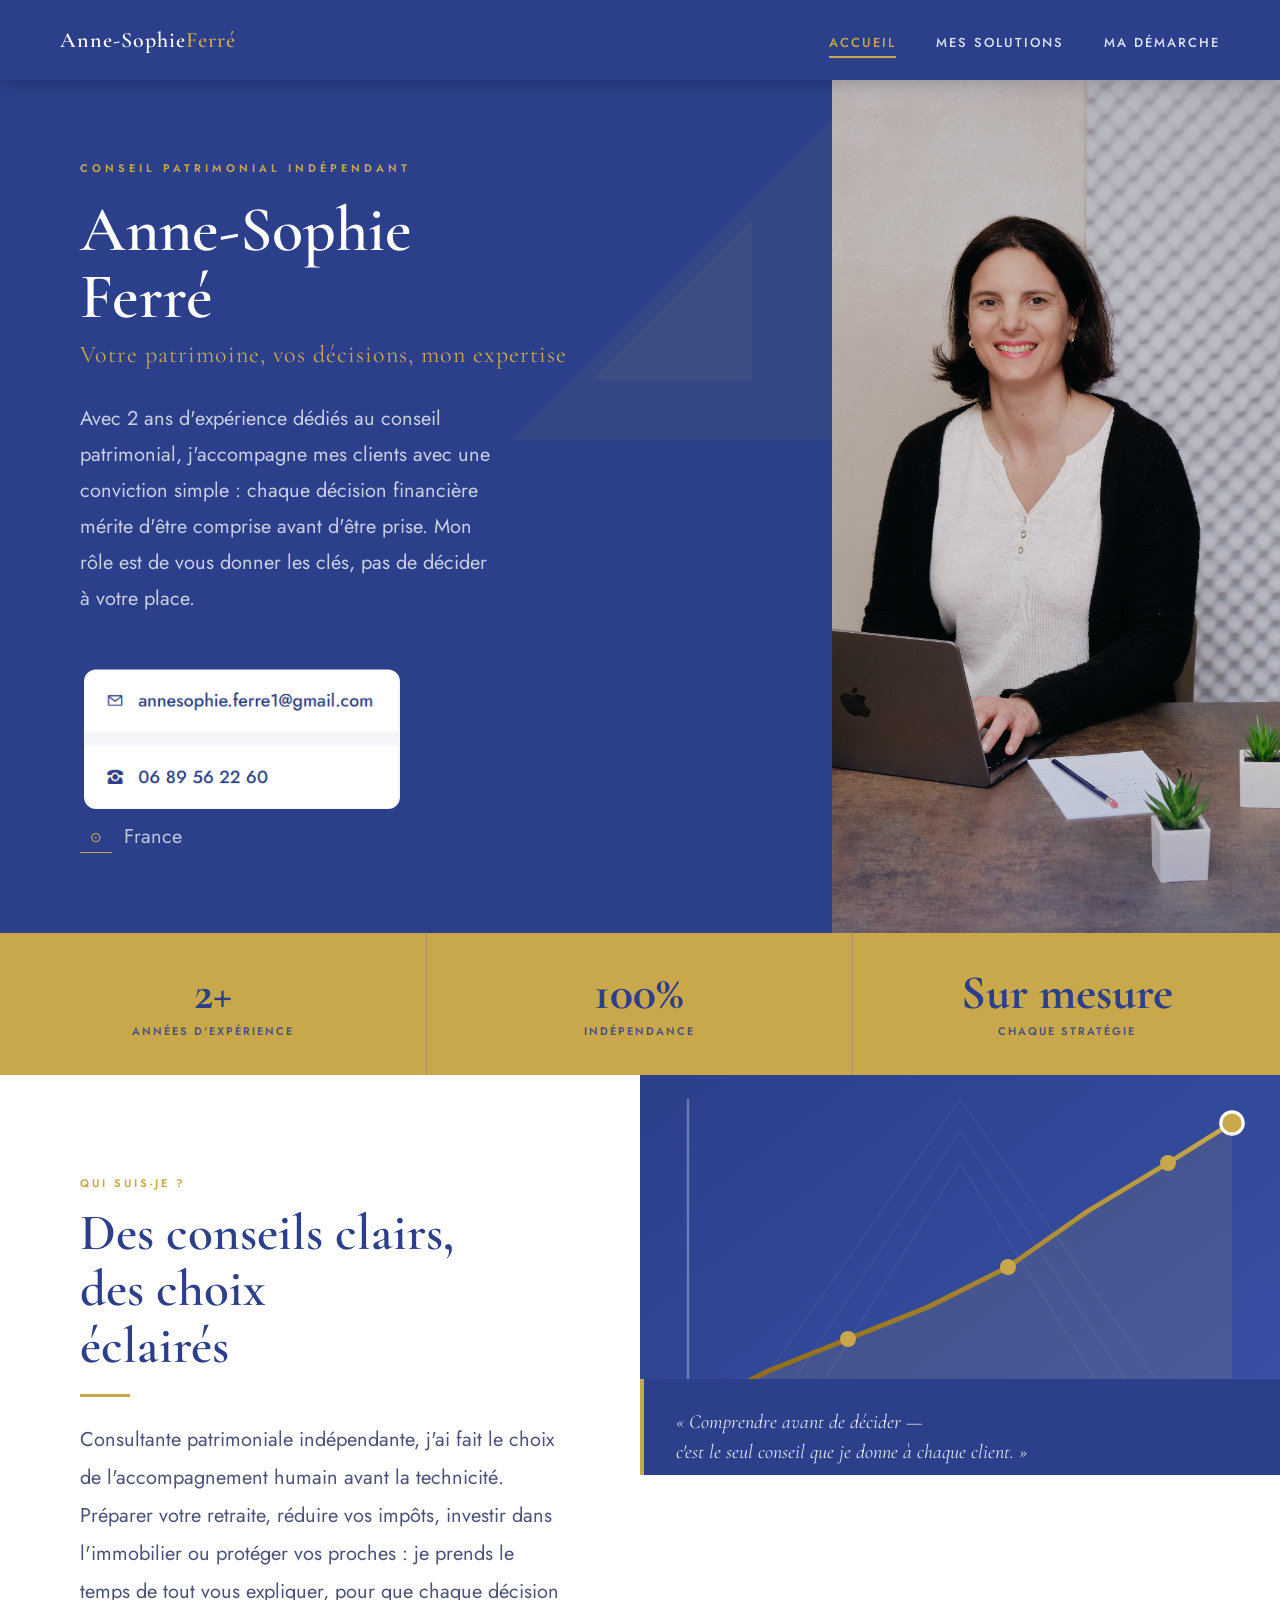
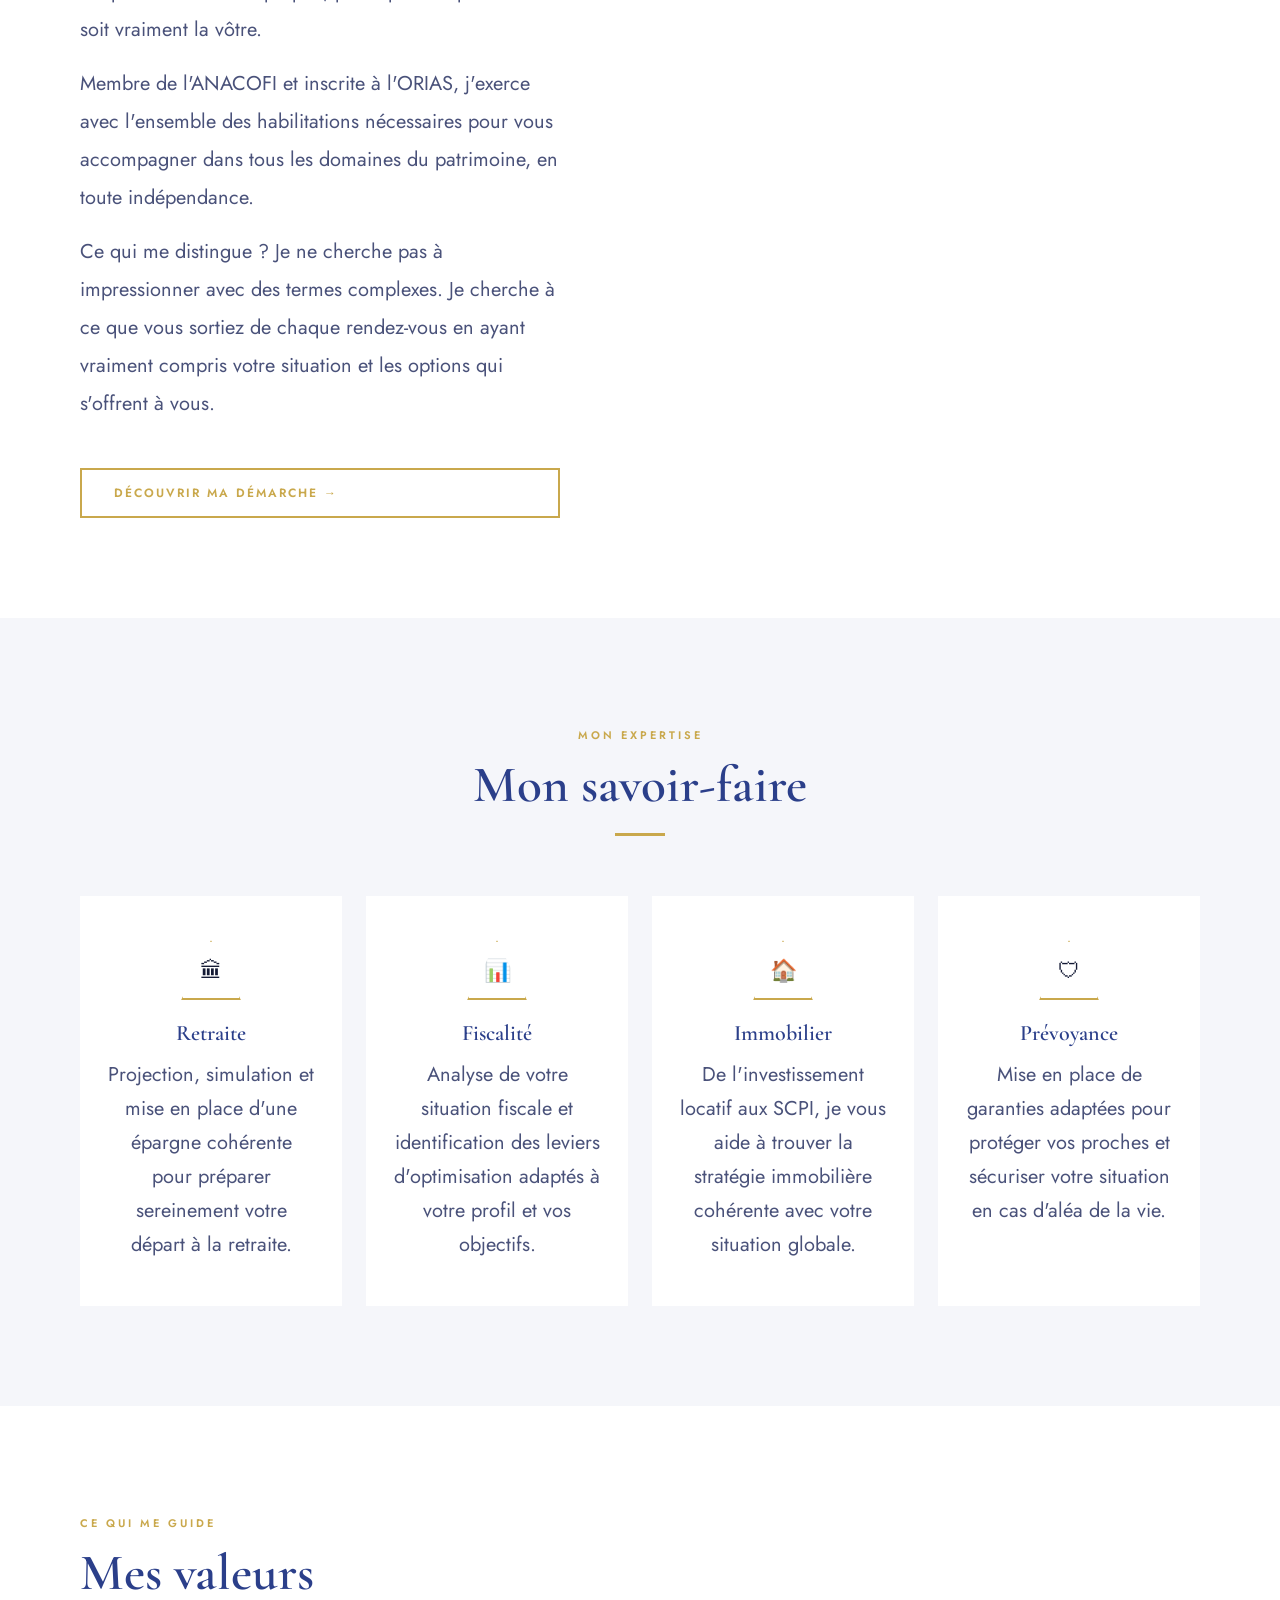
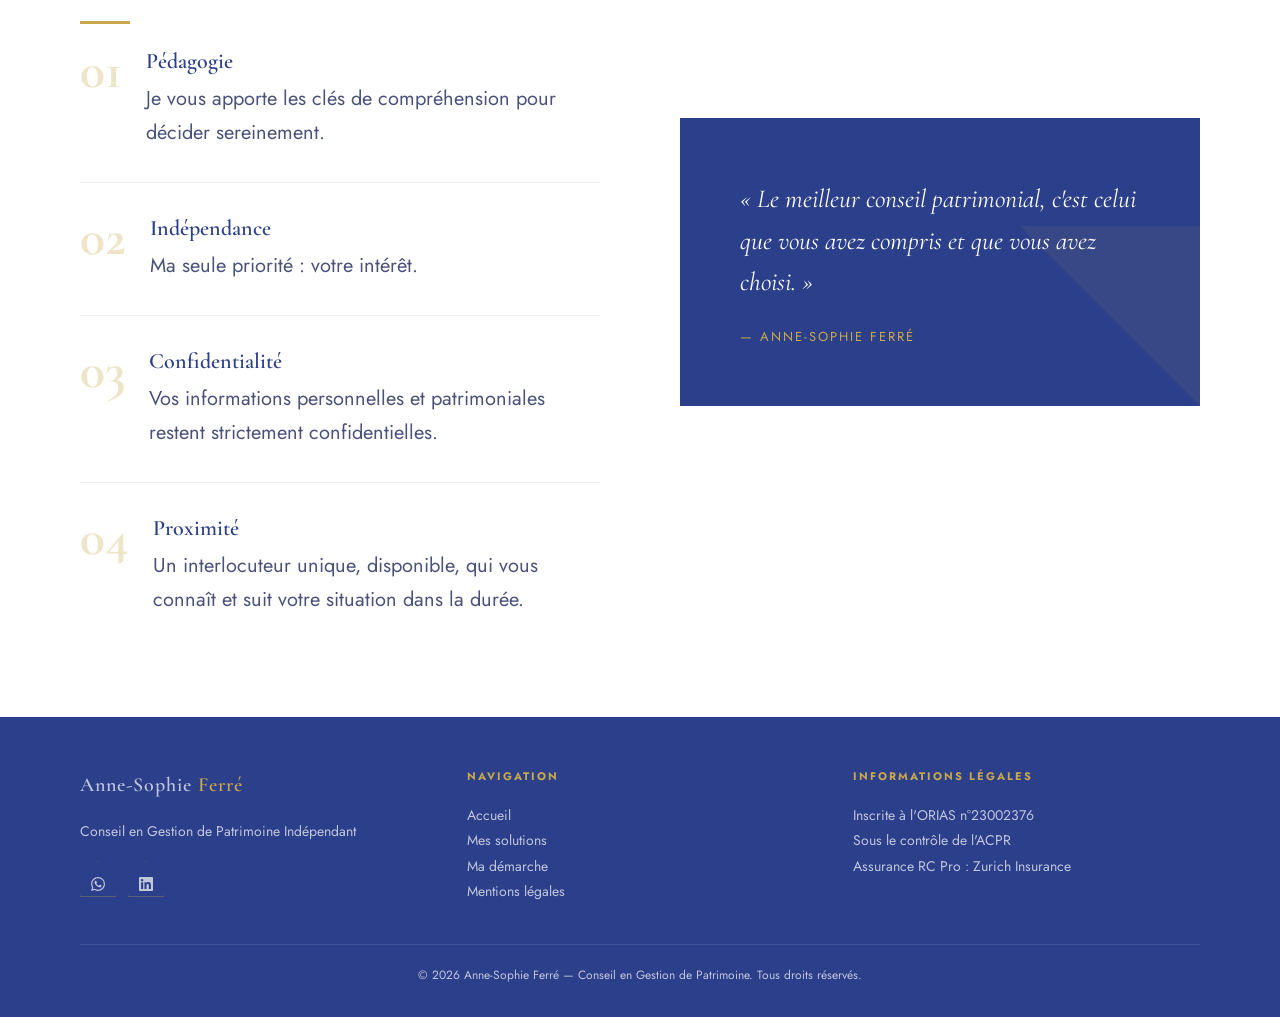
<file: index.html>
<!DOCTYPE html>
<html lang="fr">
<head>
<meta charset="UTF-8">
<meta name="viewport" content="width=device-width, initial-scale=1.0">
<title>Anne-Sophie Ferré — Conseil en Gestion de Patrimoine</title>
<link href="https://fonts.googleapis.com/css2?family=Cormorant+Garamond:wght@400;500;600;700&family=Jost:wght@300;400;500;600&display=swap" rel="stylesheet">
<link rel="stylesheet" href="style.css">
<style>
.hero {
  min-height: 100vh;
  display: grid;
  grid-template-columns: 65% 35%;
  padding-top: 80px;
  background: var(--bleu);
}
.section-presentation {
  display: grid;
  grid-template-columns: 1fr 1fr;
  min-height: 400px;
}
.pres-image {
  position: relative;
  overflow: hidden;
  max-height: 400px;
}
.pres-image img {
  width: 100%;
  height: 100%;
  object-fit: cover;
  object-position: center;
  display: block;
}
</style>
</head>
<body>

<nav>
  <div class="nav-logo">
    <a href="index.html" class="nav-logo-text">Anne-Sophie <span>Ferré</span></a>
  </div>
  <ul class="nav-links">
    <li><a href="index.html" id="nav-accueil">Accueil</a></li>
    <li><a href="solutions.html" id="nav-solutions">Mes solutions</a></li>
    <li><a href="demarche.html" id="nav-demarche">Ma démarche</a></li>
  </ul>
</nav>

<section class="hero">
  <div class="hero-gauche">
    <p class="hero-surtitre fade-up delay-1">Conseil Patrimonial Indépendant</p>
    <h1 class="hero-nom fade-up delay-2">Anne-Sophie<br>Ferré</h1>
    <p class="hero-titre fade-up delay-2">Votre patrimoine, vos décisions, mon expertise</p>
    <p class="hero-texte fade-up delay-3">Avec 2 ans d'expérience dédiés au conseil patrimonial, j'accompagne mes clients avec une conviction simple : chaque décision financière mérite d'être comprise avant d'être prise. Mon rôle est de vous donner les clés, pas de décider à votre place.</p>
    <div class="hero-contacts fade-up delay-4">
      <div style="margin-top:8px;"><img src="images/numero(anne-sophie).png" alt="Coordonnées de contact" style="width:320px;display:block;clip-path:inset(0 0 0 4px round 12px);"></div>
      <div class="hero-contact-item"><span class="icone">⊙</span><span>France</span></div>
    </div>
  </div>
  <div class="hero-droite">
    <img src="images/photo(anne-sophie).jpg" alt="Anne-Sophie Ferré">
  </div>
</section>

<div class="stats-bar">
  <div class="stat-item"><div class="stat-num">2+</div><div class="stat-label">Années d'expérience</div></div>
  <div class="stat-item"><div class="stat-num">100%</div><div class="stat-label">Indépendance</div></div>
  <div class="stat-item"><div class="stat-num">Sur mesure</div><div class="stat-label">Chaque stratégie</div></div>
</div>

<section class="section-presentation">
  <div class="pres-contenu">
    <span class="section-tag">Qui suis-je ?</span>
    <h2 class="section-titre">Des conseils clairs,<br>des choix<br>éclairés</h2>
    <div class="section-trait"></div>
    <p>Consultante patrimoniale indépendante, j'ai fait le choix de l'accompagnement humain avant la technicité. Préparer votre retraite, réduire vos impôts, investir dans l'immobilier ou protéger vos proches : je prends le temps de tout vous expliquer, pour que chaque décision soit vraiment la vôtre.</p>
    <p>Membre de l'ANACOFI et inscrite à l'ORIAS, j'exerce avec l'ensemble des habilitations nécessaires pour vous accompagner dans tous les domaines du patrimoine, en toute indépendance.</p>
    <p>Ce qui me distingue ? Je ne cherche pas à impressionner avec des termes complexes. Je cherche à ce que vous sortiez de chaque rendez-vous en ayant vraiment compris votre situation et les options qui s'offrent à vous.</p>
    <br><a href="demarche.html" class="btn">Découvrir ma démarche →</a>
  </div>
  <div class="pres-image">
    <img src="[data-uri]" alt="Croissance patrimoniale">
    <div class="pres-citation"><p>« Comprendre avant de décider —<br>c'est le seul conseil que je donne à chaque client. »</p></div>
  </div>
</section>

<section class="section-savoirfaire">
  <span class="section-tag">Mon expertise</span>
  <h2 class="section-titre">Mon savoir-faire</h2>
  <div class="section-trait centre"></div>
  <div class="sf-grid">
    <div class="sf-card">
      <div class="sf-icone">🏛</div>
      <h3 class="sf-titre">Retraite</h3>
      <p class="sf-texte">Projection, simulation et mise en place d'une épargne cohérente pour préparer sereinement votre départ à la retraite.</p>
    </div>
    <div class="sf-card">
      <div class="sf-icone">📊</div>
      <h3 class="sf-titre">Fiscalité</h3>
      <p class="sf-texte">Analyse de votre situation fiscale et identification des leviers d'optimisation adaptés à votre profil et vos objectifs.</p>
    </div>
    <div class="sf-card">
      <div class="sf-icone">🏠</div>
      <h3 class="sf-titre">Immobilier</h3>
      <p class="sf-texte">De l'investissement locatif aux SCPI, je vous aide à trouver la stratégie immobilière cohérente avec votre situation globale.</p>
    </div>
    <div class="sf-card">
      <div class="sf-icone">🛡</div>
      <h3 class="sf-titre">Prévoyance</h3>
      <p class="sf-texte">Mise en place de garanties adaptées pour protéger vos proches et sécuriser votre situation en cas d'aléa de la vie.</p>
    </div>
  </div>
</section>

<section class="section-valeurs">
  <div>
    <span class="section-tag">Ce qui me guide</span>
    <h2 class="section-titre">Mes valeurs</h2>
    <div class="section-trait"></div>
    <div class="valeurs-liste">
      <div class="valeur-item">
        <div class="valeur-num">01</div>
        <div><div class="valeur-titre">Pédagogie</div><p class="valeur-texte">Je vous apporte les clés de compréhension pour décider sereinement.</p></div>
      </div>
      <div class="valeur-item">
        <div class="valeur-num">02</div>
        <div><div class="valeur-titre">Indépendance</div><p class="valeur-texte">Ma seule priorité : votre intérêt.</p></div>
      </div>
      <div class="valeur-item">
        <div class="valeur-num">03</div>
        <div><div class="valeur-titre">Confidentialité</div><p class="valeur-texte">Vos informations personnelles et patrimoniales restent strictement confidentielles.</p></div>
      </div>
      <div class="valeur-item">
        <div class="valeur-num">04</div>
        <div><div class="valeur-titre">Proximité</div><p class="valeur-texte">Un interlocuteur unique, disponible, qui vous connaît et suit votre situation dans la durée.</p></div>
      </div>
    </div>
  </div>
  <div class="valeurs-visuel">
    <p class="valeurs-quote">« Le meilleur conseil patrimonial, c'est celui que vous avez compris et que vous avez choisi. »</p>
    <p class="valeurs-quote-auteur">— Anne-Sophie Ferré</p>
  </div>
</section>

<footer>
  <div class="footer-grid">
    <div class="footer-col">
      <a href="index.html" class="footer-logo-text">Anne-Sophie <span>Ferré</span></a>
      <p>Conseil en Gestion de Patrimoine Indépendant</p>
      <div class="footer-socials">
        <a href="#" target="_blank" class="footer-social-btn" title="WhatsApp">
          <svg viewBox="0 0 24 24" xmlns="http://www.w3.org/2000/svg"><path d="M17.472 14.382c-.297-.149-1.758-.867-2.03-.967-.273-.099-.471-.148-.67.15-.197.297-.767.966-.94 1.164-.173.199-.347.223-.644.075-.297-.15-1.255-.463-2.39-1.475-.883-.788-1.48-1.761-1.653-2.059-.173-.297-.018-.458.13-.606.134-.133.298-.347.446-.52.149-.174.198-.298.298-.497.099-.198.05-.371-.025-.52-.075-.149-.669-1.612-.916-2.207-.242-.579-.487-.5-.669-.51-.173-.008-.371-.01-.57-.01-.198 0-.52.074-.792.372-.272.297-1.04 1.016-1.04 2.479 0 1.462 1.065 2.875 1.213 3.074.149.198 2.096 3.2 5.077 4.487.709.306 1.262.489 1.694.625.712.227 1.36.195 1.871.118.571-.085 1.758-.719 2.006-1.413.248-.694.248-1.289.173-1.413-.074-.124-.272-.198-.57-.347m-5.421 7.403h-.004a9.87 9.87 0 01-5.031-1.378l-.361-.214-3.741.982.998-3.648-.235-.374a9.86 9.86 0 01-1.51-5.26c.001-5.45 4.436-9.884 9.888-9.884 2.64 0 5.122 1.03 6.988 2.898a9.825 9.825 0 012.893 6.994c-.003 5.45-4.437 9.884-9.885 9.884m8.413-18.297A11.815 11.815 0 0012.05 0C5.495 0 .16 5.335.157 11.892c0 2.096.547 4.142 1.588 5.945L.057 24l6.305-1.654a11.882 11.882 0 005.683 1.448h.005c6.554 0 11.89-5.335 11.893-11.893a11.821 11.821 0 00-3.48-8.413z"/></svg>
        </a>
        <a href="#" target="_blank" class="footer-social-btn" title="LinkedIn">
          <svg viewBox="0 0 24 24" xmlns="http://www.w3.org/2000/svg"><path d="M20.447 20.452h-3.554v-5.569c0-1.328-.027-3.037-1.852-3.037-1.853 0-2.136 1.445-2.136 2.939v5.667H9.351V9h3.414v1.561h.046c.477-.9 1.637-1.85 3.37-1.85 3.601 0 4.267 2.37 4.267 5.455v6.286zM5.337 7.433a2.062 2.062 0 01-2.063-2.065 2.064 2.064 0 112.063 2.065zm1.782 13.019H3.555V9h3.564v11.452zM22.225 0H1.771C.792 0 0 .774 0 1.729v20.542C0 23.227.792 24 1.771 24h20.451C23.2 24 24 23.227 24 22.271V1.729C24 .774 23.2 0 22.222 0h.003z"/></svg>
        </a>
      </div>
    </div>
    <div class="footer-col">
      <h4>Navigation</h4>
      <p><a href="index.html">Accueil</a></p>
      <p><a href="solutions.html">Mes solutions</a></p>
      <p><a href="demarche.html">Ma démarche</a></p>
      <p><a href="mentions.html">Mentions légales</a></p>
    </div>
    <div class="footer-col">
      <h4>Informations légales</h4>
      <p>Inscrite à l'ORIAS n°23002376<br>Sous le contrôle de l'ACPR<br>Assurance RC Pro : Zurich Insurance</p>
    </div>
  </div>
  <div class="footer-bottom">© 2026 Anne-Sophie Ferré — Conseil en Gestion de Patrimoine. Tous droits réservés.</div>
</footer>

<script>document.getElementById('nav-accueil').classList.add('active');</script>
</body>
</html>
</file>
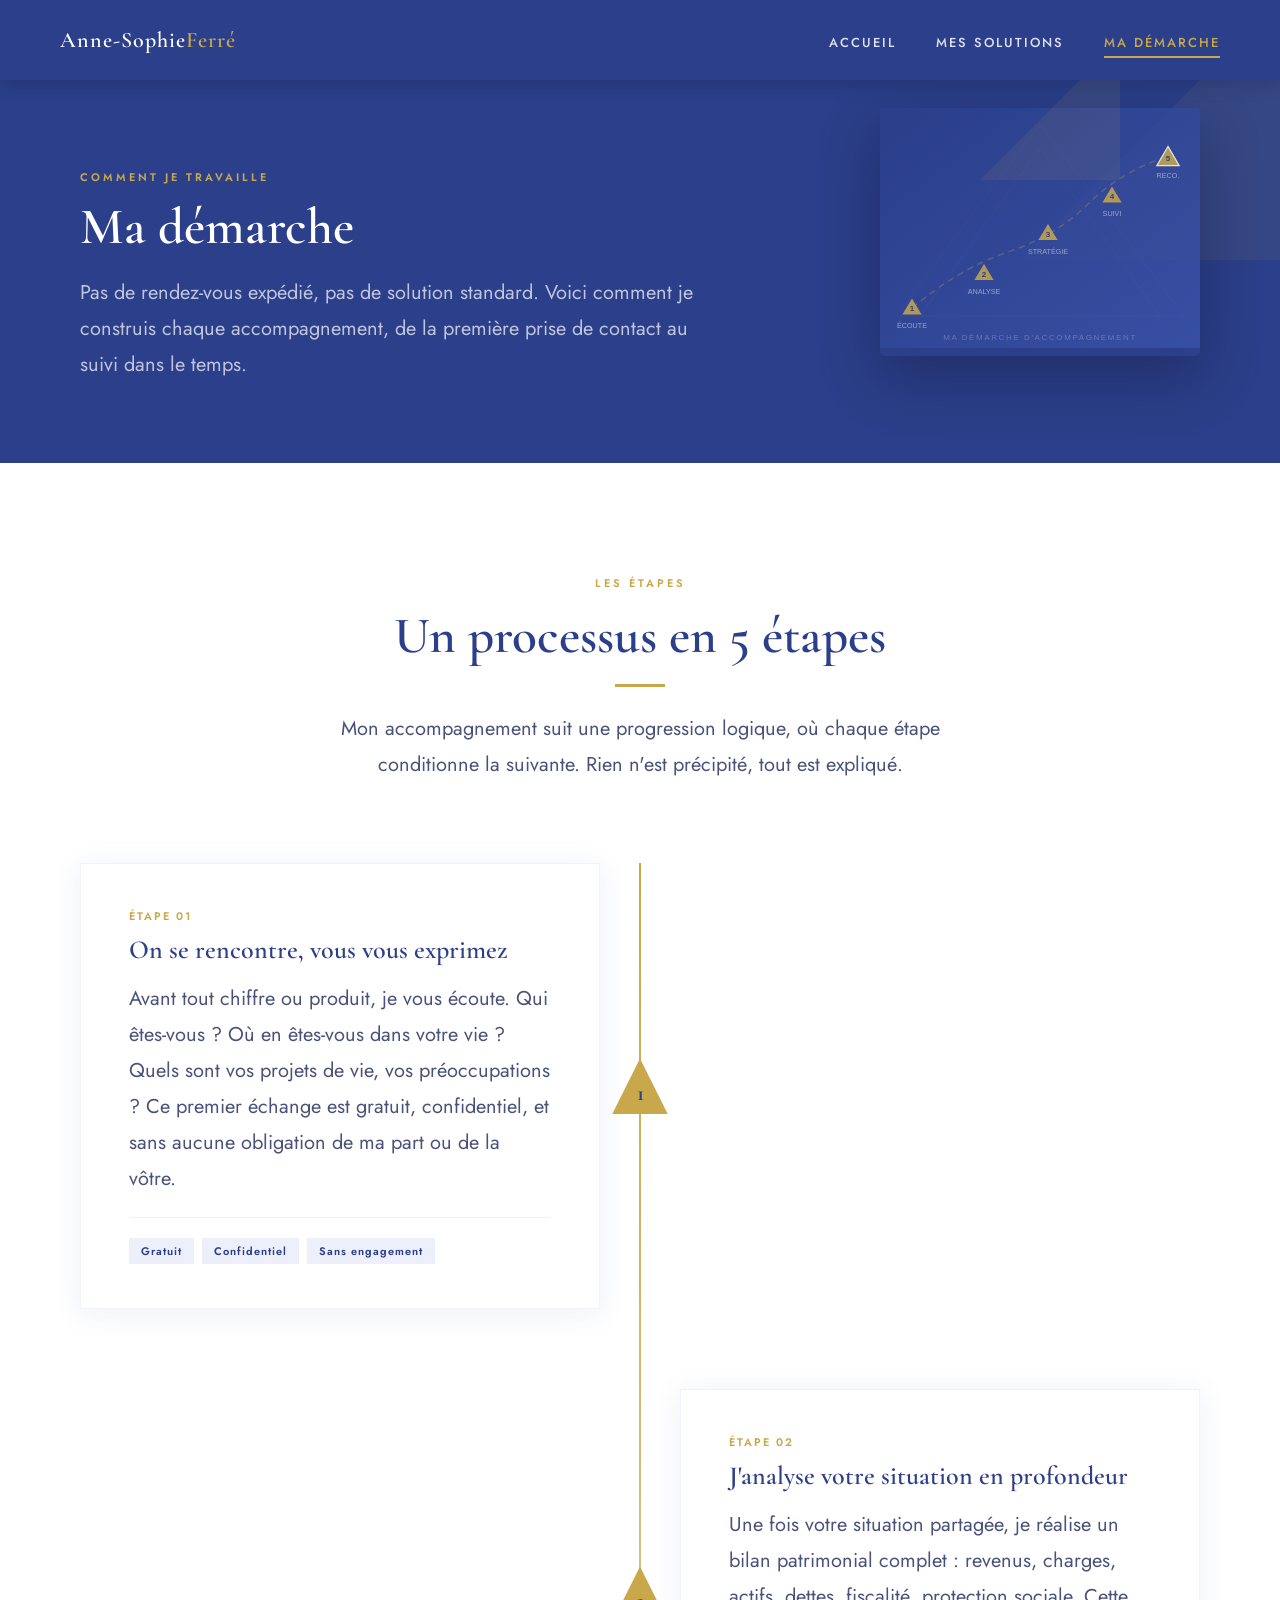
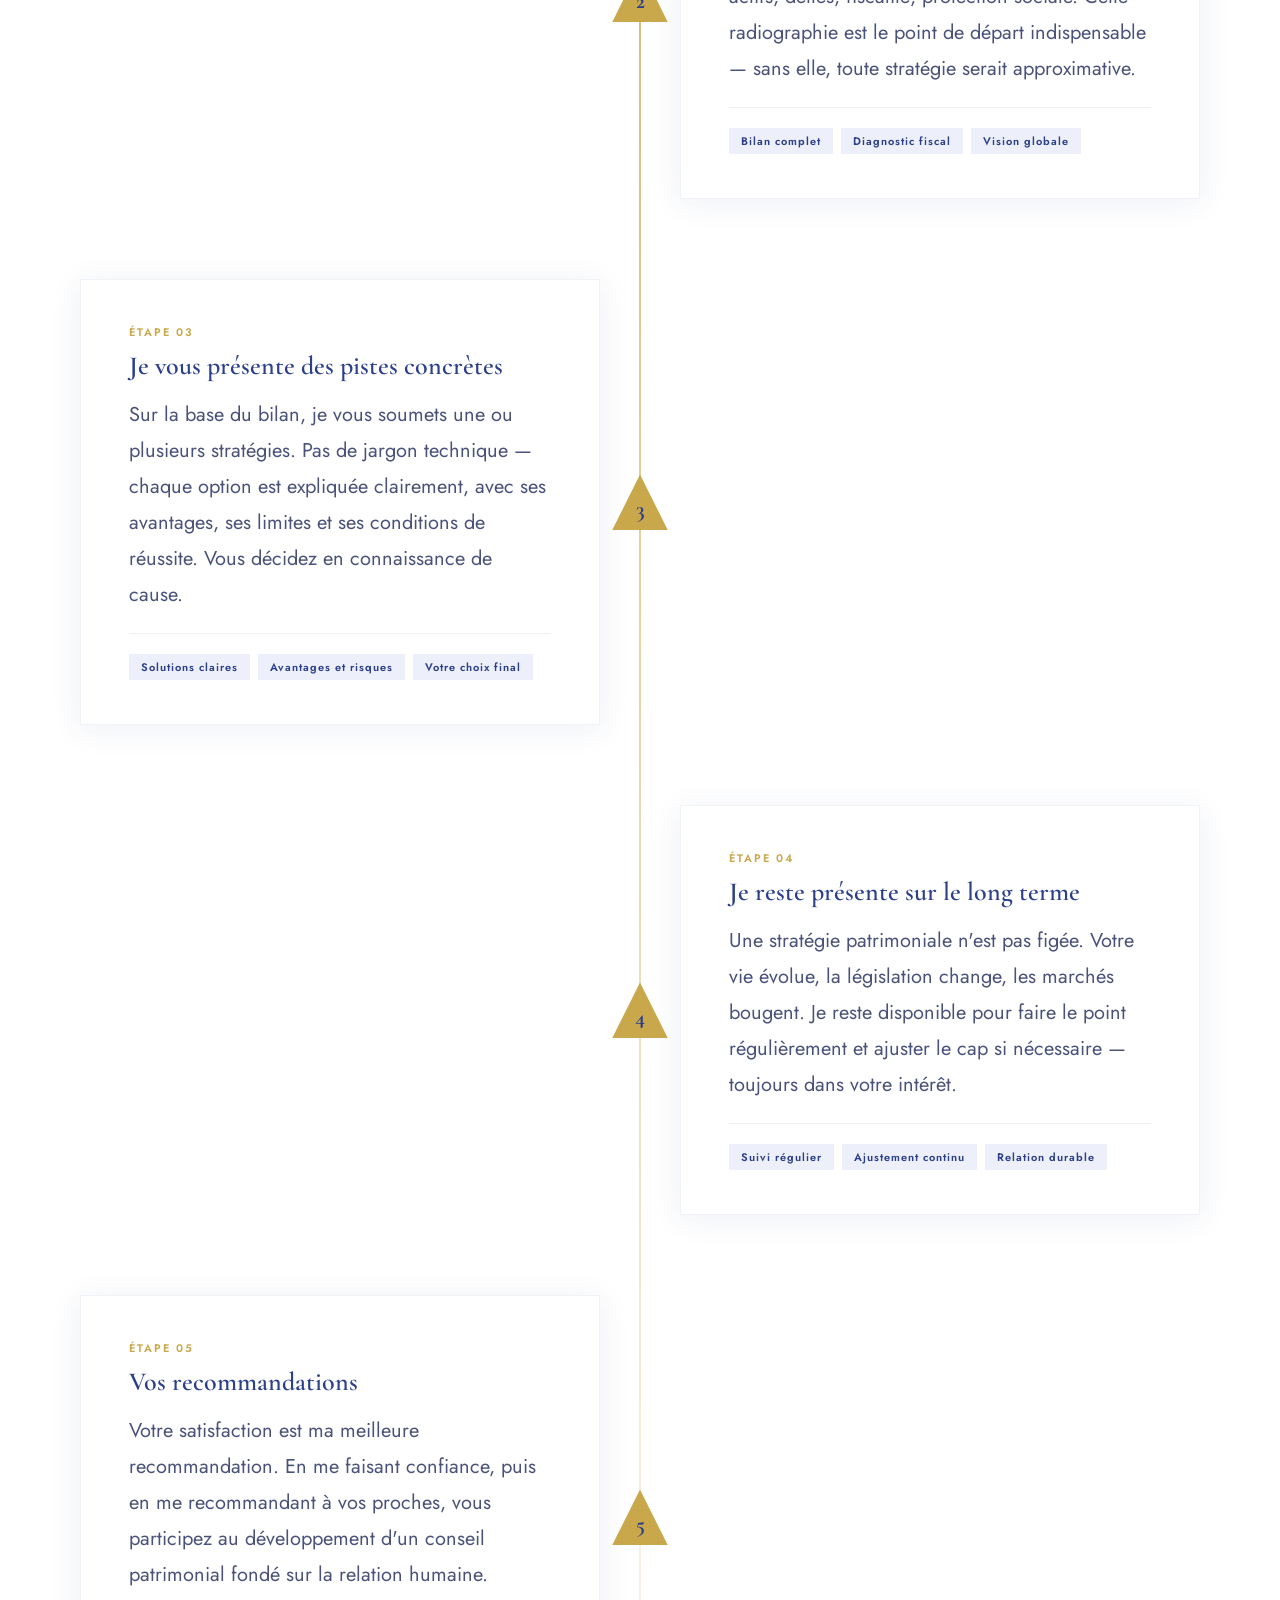
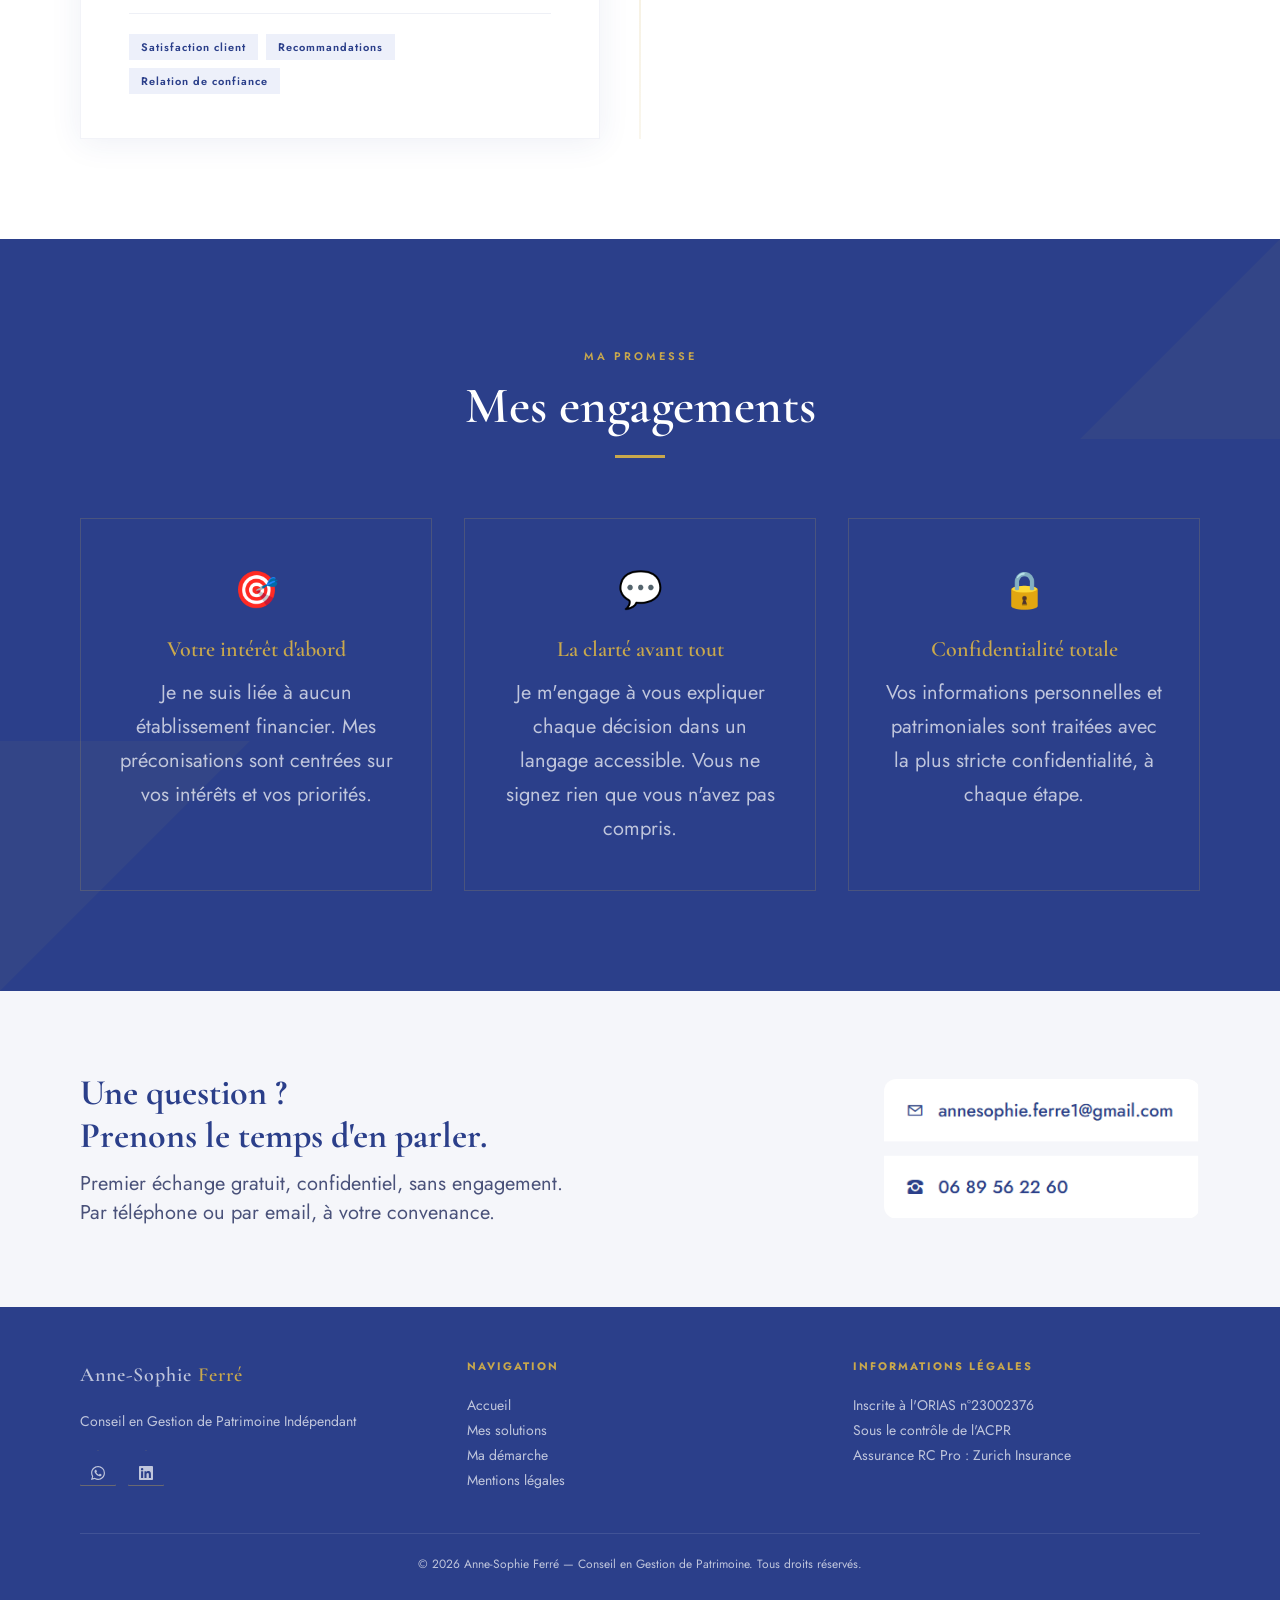
<file: demarche.html>
<!DOCTYPE html>
<html lang="fr">
<head>
<meta charset="UTF-8">
<meta name="viewport" content="width=device-width, initial-scale=1.0">
<title>Ma Démarche — Anne-Sophie Ferré</title>
<link href="https://fonts.googleapis.com/css2?family=Cormorant+Garamond:wght@400;500;600;700&family=Jost:wght@300;400;500;600&display=swap" rel="stylesheet">
<link rel="stylesheet" href="style.css">
</head>
<body>

<nav>
  <div class="nav-logo"><a href="index.html" class="nav-logo-text">Anne-Sophie <span>Ferré</span></a></div>
  <ul class="nav-links">
    <li><a href="index.html" id="nav-accueil">Accueil</a></li>
    <li><a href="solutions.html" id="nav-solutions">Mes solutions</a></li>
    <li><a href="demarche.html" id="nav-demarche">Ma démarche</a></li>
  </ul>
</nav>

<section class="page-hero">
  <div class="page-hero-inner">
    <span class="section-tag">Comment je travaille</span>
    <h1 class="section-titre">Ma démarche</h1>
    <p class="page-hero-desc">Pas de rendez-vous expédié, pas de solution standard. Voici comment je construis chaque accompagnement, de la première prise de contact au suivi dans le temps.</p>
  </div>
  <div class="page-hero-illus">
    <svg viewBox="0 0 400 300" xmlns="http://www.w3.org/2000/svg">
      <defs>
        <linearGradient id="bg4" x1="0" y1="0" x2="1" y2="1">
          <stop offset="0%" stop-color="#2B3F8A"/>
          <stop offset="100%" stop-color="#3A52A8"/>
        </linearGradient>
      </defs>
      <rect width="400" height="300" fill="url(#bg4)"/>
      <polygon points="200,20 380,260 20,260" fill="none" stroke="rgba(255,255,255,0.04)" stroke-width="1"/>
      <polygon points="200,50 350,260 50,260" fill="none" stroke="rgba(255,255,255,0.04)" stroke-width="1"/>
      <path d="M40,250 Q100,200 160,180 Q220,160 260,120 Q300,80 360,60" fill="none" stroke="rgba(201,168,76,0.3)" stroke-width="2" stroke-dasharray="8,6"/>
      <polygon points="40,238 52,258 28,258" fill="#C9A84C"/>
      <text x="40" y="254" text-anchor="middle" fill="#2B3F8A" font-size="10" font-weight="bold" font-family="sans-serif">1</text>
      <polygon points="130,195 142,215 118,215" fill="#C9A84C"/>
      <text x="130" y="211" text-anchor="middle" fill="#2B3F8A" font-size="10" font-weight="bold" font-family="sans-serif">2</text>
      <polygon points="210,145 222,165 198,165" fill="#C9A84C"/>
      <text x="210" y="161" text-anchor="middle" fill="#2B3F8A" font-size="10" font-weight="bold" font-family="sans-serif">3</text>
      <polygon points="290,98 302,118 278,118" fill="#C9A84C"/>
      <text x="290" y="114" text-anchor="middle" fill="#2B3F8A" font-size="10" font-weight="bold" font-family="sans-serif">4</text>
      <polygon points="360,48 374,72 346,72" fill="#C9A84C" stroke="white" stroke-width="1.5"/>
      <text x="360" y="66" text-anchor="middle" fill="#2B3F8A" font-size="10" font-weight="bold" font-family="sans-serif">5</text>
      <text x="40" y="275" text-anchor="middle" fill="rgba(255,255,255,0.6)" font-size="9" font-family="sans-serif">ÉCOUTE</text>
      <text x="130" y="232" text-anchor="middle" fill="rgba(255,255,255,0.6)" font-size="9" font-family="sans-serif">ANALYSE</text>
      <text x="210" y="182" text-anchor="middle" fill="rgba(255,255,255,0.6)" font-size="9" font-family="sans-serif">STRATÉGIE</text>
      <text x="290" y="135" text-anchor="middle" fill="rgba(255,255,255,0.6)" font-size="9" font-family="sans-serif">SUIVI</text>
      <text x="360" y="88" text-anchor="middle" fill="rgba(255,255,255,0.6)" font-size="9" font-family="sans-serif">RECO.</text>
      <text x="200" y="290" text-anchor="middle" fill="rgba(255,255,255,0.3)" font-size="10" font-family="sans-serif" letter-spacing="2">MA DÉMARCHE D'ACCOMPAGNEMENT</text>
    </svg>
  </div>
</section>

<section class="section-demarche">
  <div class="demarche-intro">
    <span class="section-tag">Les étapes</span>
    <h2 class="section-titre">Un processus en 5 étapes</h2>
    <div class="section-trait centre"></div>
    <p>Mon accompagnement suit une progression logique, où chaque étape conditionne la suivante. Rien n'est précipité, tout est expliqué.</p>
  </div>

  <div class="timeline">
    <div class="etape gauche">
      <div class="etape-contenu">
        <p class="etape-tag">Étape 01</p>
        <h3 class="etape-titre">On se rencontre, vous vous exprimez</h3>
        <p class="etape-texte">Avant tout chiffre ou produit, je vous écoute. Qui êtes-vous ? Où en êtes-vous dans votre vie ? Quels sont vos projets de vie, vos préoccupations ? Ce premier échange est gratuit, confidentiel, et sans aucune obligation de ma part ou de la vôtre.</p>
        <div class="etape-detail">
          <span class="etape-pill">Gratuit</span>
          <span class="etape-pill">Confidentiel</span>
          <span class="etape-pill">Sans engagement</span>
        </div>
      </div>
      <div class="etape-num-wrapper"><div class="etape-num"><span>1</span></div></div>
      <div class="etape-vide"></div>
    </div>

    <div class="etape droite">
      <div class="etape-vide"></div>
      <div class="etape-num-wrapper"><div class="etape-num"><span>2</span></div></div>
      <div class="etape-contenu">
        <p class="etape-tag">Étape 02</p>
        <h3 class="etape-titre">J'analyse votre situation en profondeur</h3>
        <p class="etape-texte">Une fois votre situation partagée, je réalise un bilan patrimonial complet : revenus, charges, actifs, dettes, fiscalité, protection sociale. Cette radiographie est le point de départ indispensable — sans elle, toute stratégie serait approximative.</p>
        <div class="etape-detail">
          <span class="etape-pill">Bilan complet</span>
          <span class="etape-pill">Diagnostic fiscal</span>
          <span class="etape-pill">Vision globale</span>
        </div>
      </div>
    </div>

    <div class="etape gauche">
      <div class="etape-contenu">
        <p class="etape-tag">Étape 03</p>
        <h3 class="etape-titre">Je vous présente des pistes concrètes</h3>
        <p class="etape-texte">Sur la base du bilan, je vous soumets une ou plusieurs stratégies. Pas de jargon technique — chaque option est expliquée clairement, avec ses avantages, ses limites et ses conditions de réussite. Vous décidez en connaissance de cause.</p>
        <div class="etape-detail">
          <span class="etape-pill">Solutions claires</span>
          <span class="etape-pill">Avantages et risques</span>
          <span class="etape-pill">Votre choix final</span>
        </div>
      </div>
      <div class="etape-num-wrapper"><div class="etape-num"><span>3</span></div></div>
      <div class="etape-vide"></div>
    </div>

    <div class="etape droite">
      <div class="etape-vide"></div>
      <div class="etape-num-wrapper"><div class="etape-num"><span>4</span></div></div>
      <div class="etape-contenu">
        <p class="etape-tag">Étape 04</p>
        <h3 class="etape-titre">Je reste présente sur le long terme</h3>
        <p class="etape-texte">Une stratégie patrimoniale n'est pas figée. Votre vie évolue, la législation change, les marchés bougent. Je reste disponible pour faire le point régulièrement et ajuster le cap si nécessaire — toujours dans votre intérêt.</p>
        <div class="etape-detail">
          <span class="etape-pill">Suivi régulier</span>
          <span class="etape-pill">Ajustement continu</span>
          <span class="etape-pill">Relation durable</span>
        </div>
      </div>
    </div>

    <div class="etape gauche">
      <div class="etape-contenu">
        <p class="etape-tag">Étape 05</p>
        <h3 class="etape-titre">Vos recommandations</h3>
        <p class="etape-texte">Votre satisfaction est ma meilleure recommandation. En me faisant confiance, puis en me recommandant à vos proches, vous participez au développement d'un conseil patrimonial fondé sur la relation humaine.</p>
        <div class="etape-detail">
          <span class="etape-pill">Satisfaction client</span>
          <span class="etape-pill">Recommandations</span>
          <span class="etape-pill">Relation de confiance</span>
        </div>
      </div>
      <div class="etape-num-wrapper"><div class="etape-num"><span>5</span></div></div>
      <div class="etape-vide"></div>
    </div>
  </div>
</section>

<section class="section-engagement">
  <span class="section-tag">Ma promesse</span>
  <h2 class="section-titre">Mes engagements</h2>
  <div class="section-trait centre" style="background:var(--or);margin:16px auto 0;"></div>
  <div class="engagements-grid">
    <div class="engagement-item">
      <div class="engagement-icone">🎯</div>
      <h3 class="engagement-titre">Votre intérêt d'abord</h3>
      <p class="engagement-texte">Je ne suis liée à aucun établissement financier. Mes préconisations sont centrées sur vos intérêts et vos priorités.</p>
    </div>
    <div class="engagement-item">
      <div class="engagement-icone">💬</div>
      <h3 class="engagement-titre">La clarté avant tout</h3>
      <p class="engagement-texte">Je m'engage à vous expliquer chaque décision dans un langage accessible. Vous ne signez rien que vous n'avez pas compris.</p>
    </div>
    <div class="engagement-item">
      <div class="engagement-icone">🔒</div>
      <h3 class="engagement-titre">Confidentialité totale</h3>
      <p class="engagement-texte">Vos informations personnelles et patrimoniales sont traitées avec la plus stricte confidentialité, à chaque étape.</p>
    </div>
  </div>
</section>

<section class="section-cta">
  <div class="cta-texte">
    <h3>Une question ?<br>Prenons le temps d'en parler.</h3>
    <p>Premier échange gratuit, confidentiel, sans engagement.<br>Par téléphone ou par email, à votre convenance.</p>
  </div>
  <div class="cta-contacts">
    <div><img src="images/numero(anne-sophie).png" alt="Coordonnées de contact" style="width:320px;display:block;border-radius:12px;clip-path:inset(0 0 0 4px round 12px);"></div>
  </div>
</section>

<footer>
  <div class="footer-grid">
    <div class="footer-col">
      <a href="index.html" class="footer-logo-text">Anne-Sophie <span>Ferré</span></a>
      <p>Conseil en Gestion de Patrimoine Indépendant</p>
      <div class="footer-socials">
        <a href="#" target="_blank" class="footer-social-btn" title="WhatsApp">
          <svg viewBox="0 0 24 24" xmlns="http://www.w3.org/2000/svg"><path d="M17.472 14.382c-.297-.149-1.758-.867-2.03-.967-.273-.099-.471-.148-.67.15-.197.297-.767.966-.94 1.164-.173.199-.347.223-.644.075-.297-.15-1.255-.463-2.39-1.475-.883-.788-1.48-1.761-1.653-2.059-.173-.297-.018-.458.13-.606.134-.133.298-.347.446-.52.149-.174.198-.298.298-.497.099-.198.05-.371-.025-.52-.075-.149-.669-1.612-.916-2.207-.242-.579-.487-.5-.669-.51-.173-.008-.371-.01-.57-.01-.198 0-.52.074-.792.372-.272.297-1.04 1.016-1.04 2.479 0 1.462 1.065 2.875 1.213 3.074.149.198 2.096 3.2 5.077 4.487.709.306 1.262.489 1.694.625.712.227 1.36.195 1.871.118.571-.085 1.758-.719 2.006-1.413.248-.694.248-1.289.173-1.413-.074-.124-.272-.198-.57-.347m-5.421 7.403h-.004a9.87 9.87 0 01-5.031-1.378l-.361-.214-3.741.982.998-3.648-.235-.374a9.86 9.86 0 01-1.51-5.26c.001-5.45 4.436-9.884 9.888-9.884 2.64 0 5.122 1.03 6.988 2.898a9.825 9.825 0 012.893 6.994c-.003 5.45-4.437 9.884-9.885 9.884m8.413-18.297A11.815 11.815 0 0012.05 0C5.495 0 .16 5.335.157 11.892c0 2.096.547 4.142 1.588 5.945L.057 24l6.305-1.654a11.882 11.882 0 005.683 1.448h.005c6.554 0 11.89-5.335 11.893-11.893a11.821 11.821 0 00-3.48-8.413z"/></svg>
        </a>
        <a href="#" target="_blank" class="footer-social-btn" title="LinkedIn">
          <svg viewBox="0 0 24 24" xmlns="http://www.w3.org/2000/svg"><path d="M20.447 20.452h-3.554v-5.569c0-1.328-.027-3.037-1.852-3.037-1.853 0-2.136 1.445-2.136 2.939v5.667H9.351V9h3.414v1.561h.046c.477-.9 1.637-1.85 3.37-1.85 3.601 0 4.267 2.37 4.267 5.455v6.286zM5.337 7.433a2.062 2.062 0 01-2.063-2.065 2.064 2.064 0 112.063 2.065zm1.782 13.019H3.555V9h3.564v11.452zM22.225 0H1.771C.792 0 0 .774 0 1.729v20.542C0 23.227.792 24 1.771 24h20.451C23.2 24 24 23.227 24 22.271V1.729C24 .774 23.2 0 22.222 0h.003z"/></svg>
        </a>
      </div>
    </div>
    <div class="footer-col">
      <h4>Navigation</h4>
      <p><a href="index.html">Accueil</a></p>
      <p><a href="solutions.html">Mes solutions</a></p>
      <p><a href="demarche.html">Ma démarche</a></p>
      <p><a href="mentions.html">Mentions légales</a></p>
    </div>
    <div class="footer-col">
      <h4>Informations légales</h4>
      <p>Inscrite à l'ORIAS n°23002376<br>Sous le contrôle de l'ACPR<br>Assurance RC Pro : Zurich Insurance</p>
    </div>
  </div>
  <div class="footer-bottom">© 2026 Anne-Sophie Ferré — Conseil en Gestion de Patrimoine. Tous droits réservés.</div>
</footer>

<script>
document.getElementById('nav-demarche').classList.add('active');
const obs = new IntersectionObserver(entries => {
  entries.forEach(e => {
    if (e.isIntersecting) { e.target.style.opacity='1'; e.target.style.transform='translateY(0)'; }
  });
}, { threshold: 0.15 });
document.querySelectorAll('.etape-contenu, .engagement-item').forEach(el => {
  el.style.opacity='0'; el.style.transform='translateY(30px)'; el.style.transition='all 0.7s ease';
  obs.observe(el);
});
</script>
</body>
</html>
</file>
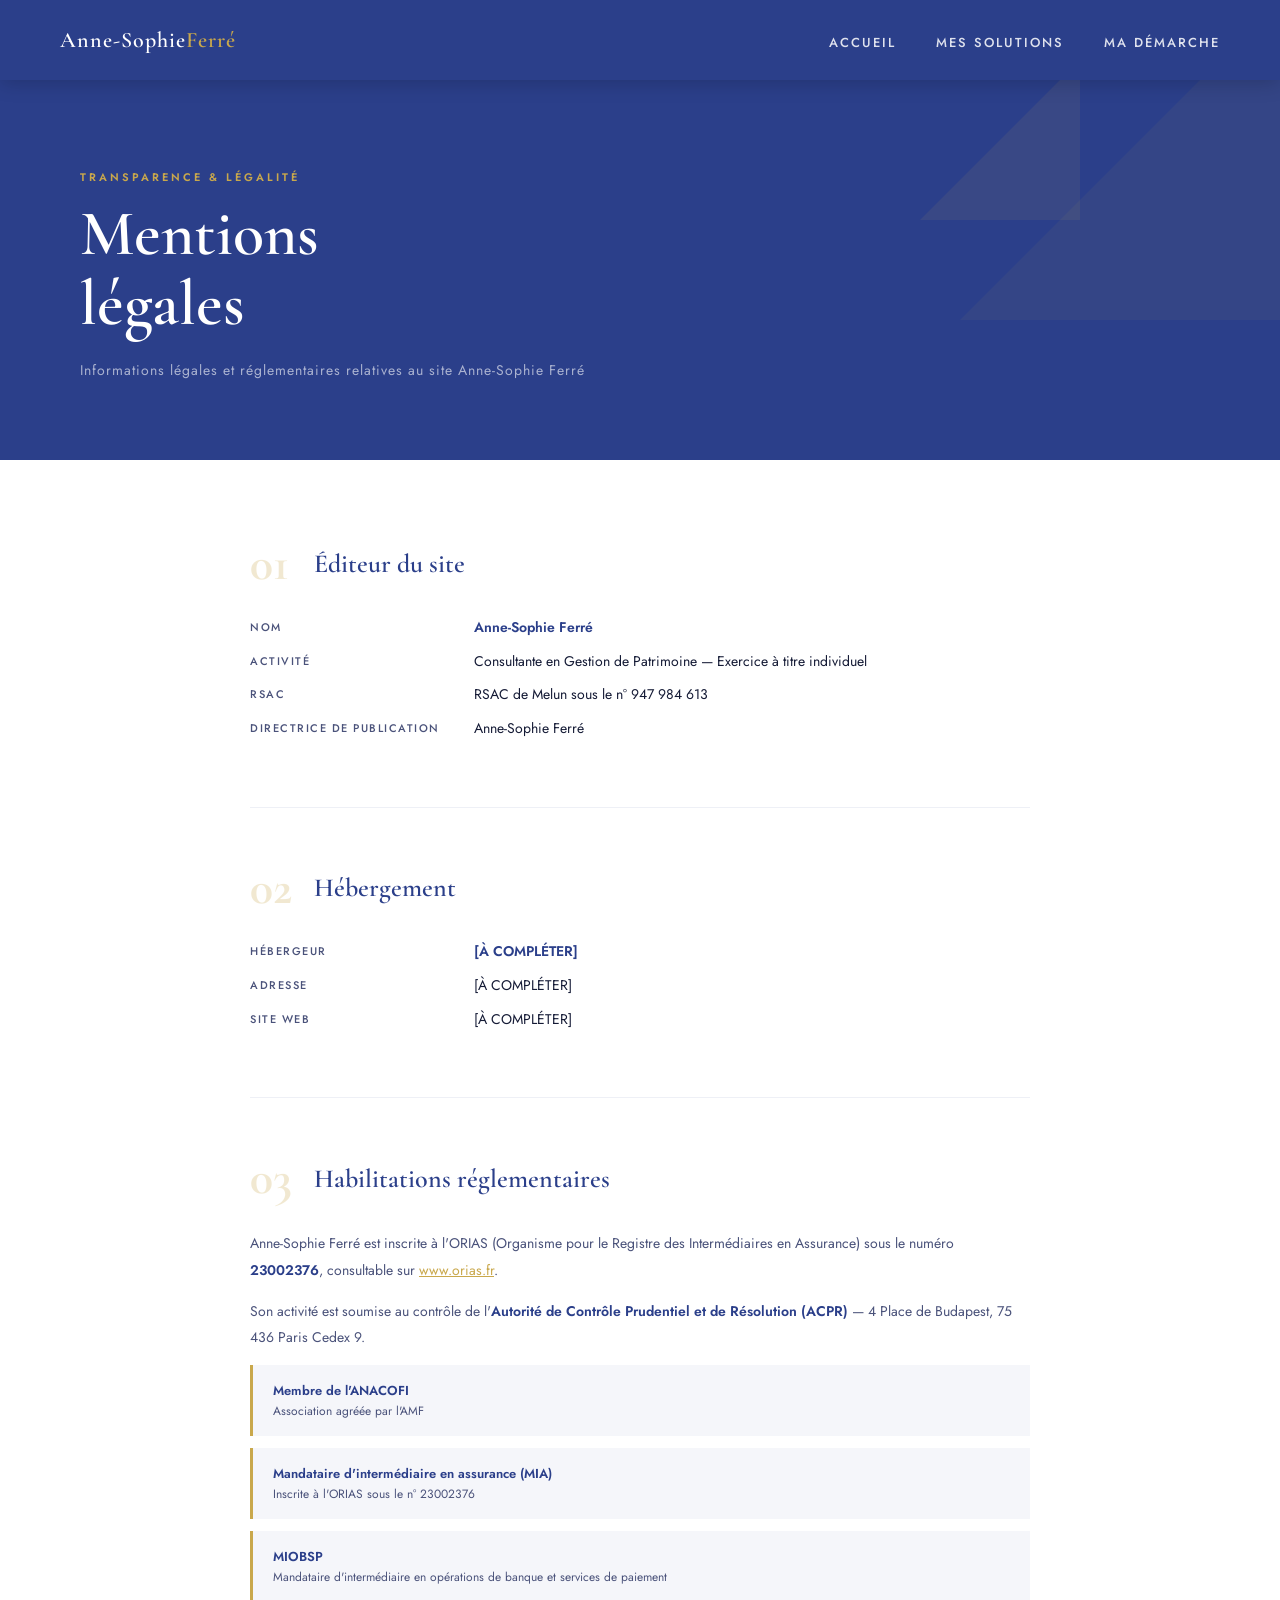
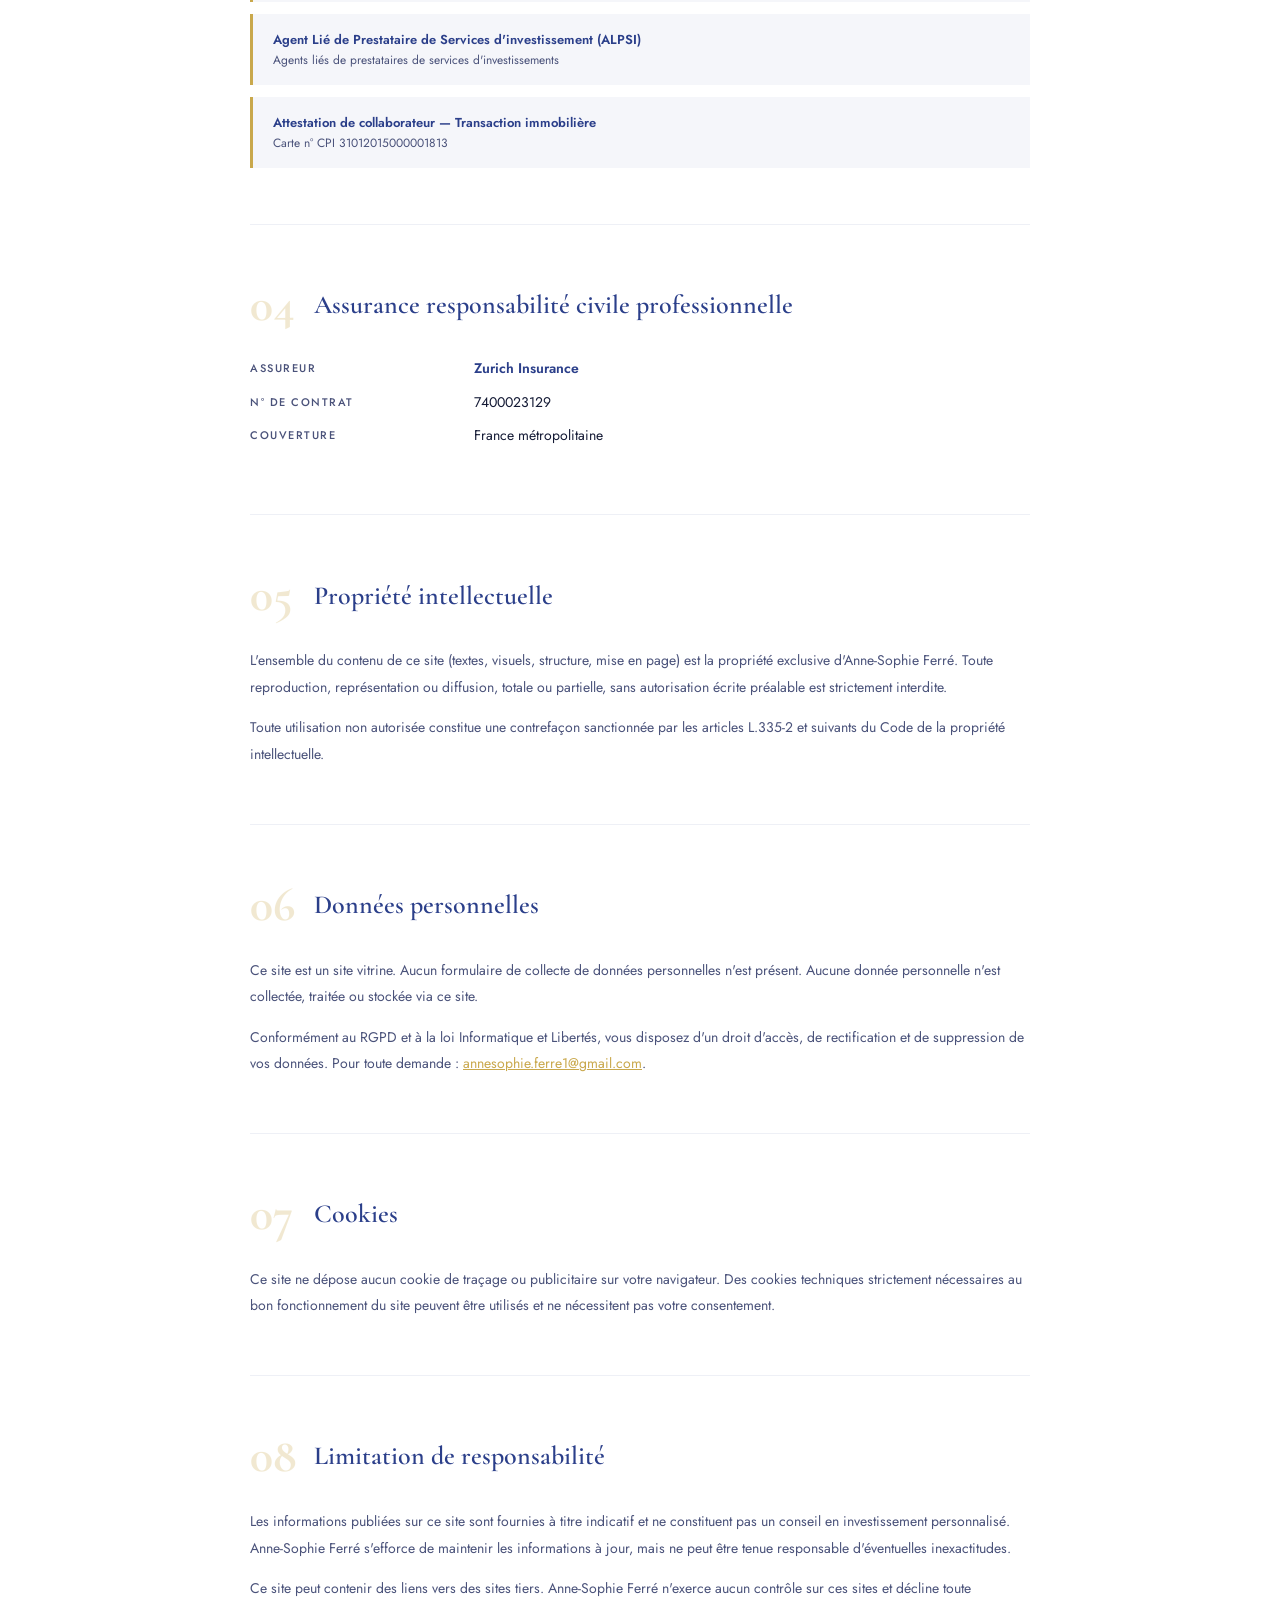
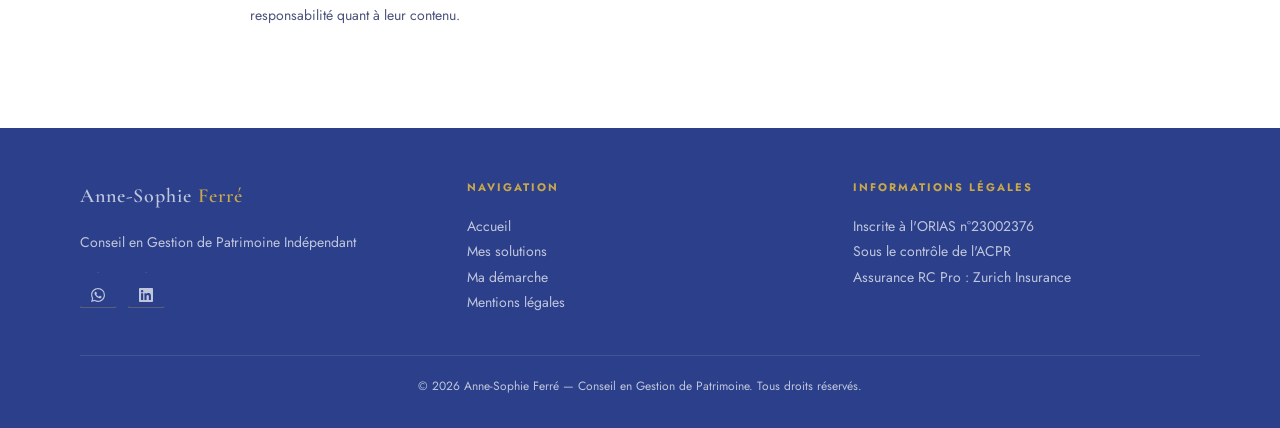
<file: mentions.html>
<!DOCTYPE html>
<html lang="fr">
<head>
<meta charset="UTF-8">
<meta name="viewport" content="width=device-width, initial-scale=1.0">
<title>Mentions légales — Anne-Sophie Ferré</title>
<link href="https://fonts.googleapis.com/css2?family=Cormorant+Garamond:wght@400;500;600;700&family=Jost:wght@300;400;500;600&display=swap" rel="stylesheet">
<link rel="stylesheet" href="style.css">
</head>
<body>

<nav>
  <div class="nav-logo"><a href="index.html" class="nav-logo-text">Anne-Sophie <span>Ferré</span></a></div>
  <ul class="nav-links">
    <li><a href="index.html" id="nav-accueil">Accueil</a></li>
    <li><a href="solutions.html" id="nav-solutions">Mes solutions</a></li>
    <li><a href="demarche.html" id="nav-demarche">Ma démarche</a></li>
  </ul>
</nav>

<section class="mentions-hero">
  <div class="mentions-hero-inner">
    <span class="section-tag">Transparence &amp; Légalité</span>
    <h1>Mentions<br>légales</h1>
    <p>Informations légales et réglementaires relatives au site Anne-Sophie Ferré</p>
  </div>
</section>

<div class="mentions-body">

  <!-- 1. Éditeur -->
  <div class="mentions-bloc">
    <div class="mentions-bloc-titre">
      <div class="mentions-bloc-num">01</div>
      <div class="mentions-bloc-label">Éditeur du site</div>
    </div>
    <div class="mentions-ligne">
      <span class="mentions-ligne-cle">Nom</span>
      <span class="mentions-ligne-val mentions-accent">Anne-Sophie Ferré</span>
    </div>
    <div class="mentions-ligne">
      <span class="mentions-ligne-cle">Activité</span>
      <span class="mentions-ligne-val">Consultante en Gestion de Patrimoine — Exercice à titre individuel</span>
    </div>
    <div class="mentions-ligne">
      <span class="mentions-ligne-cle">RSAC</span>
      <span class="mentions-ligne-val">RSAC de Melun sous le n° 947 984 613</span>
    </div>
    <div class="mentions-ligne">
      <span class="mentions-ligne-cle">Directrice de publication</span>
      <span class="mentions-ligne-val">Anne-Sophie Ferré</span>
    </div>
  </div>

  <!-- 2. Hébergement -->
  <div class="mentions-bloc">
    <div class="mentions-bloc-titre">
      <div class="mentions-bloc-num">02</div>
      <div class="mentions-bloc-label">Hébergement</div>
    </div>
    <div class="mentions-ligne">
      <span class="mentions-ligne-cle">Hébergeur</span>
      <span class="mentions-ligne-val mentions-accent">[À COMPLÉTER]</span>
    </div>
    <div class="mentions-ligne">
      <span class="mentions-ligne-cle">Adresse</span>
      <span class="mentions-ligne-val">[À COMPLÉTER]</span>
    </div>
    <div class="mentions-ligne">
      <span class="mentions-ligne-cle">Site web</span>
      <span class="mentions-ligne-val">[À COMPLÉTER]</span>
    </div>
  </div>

  <!-- 3. Habilitations -->
  <div class="mentions-bloc">
    <div class="mentions-bloc-titre">
      <div class="mentions-bloc-num">03</div>
      <div class="mentions-bloc-label">Habilitations réglementaires</div>
    </div>
    <p class="mentions-texte">Anne-Sophie Ferré est inscrite à l'ORIAS (Organisme pour le Registre des Intermédiaires en Assurance) sous le numéro <span class="mentions-accent">23002376</span>, consultable sur <a href="https://www.orias.fr" target="_blank" style="color:var(--or);">www.orias.fr</a>.</p>
    <p class="mentions-texte">Son activité est soumise au contrôle de l'<span class="mentions-accent">Autorité de Contrôle Prudentiel et de Résolution (ACPR)</span> — 4 Place de Budapest, 75 436 Paris Cedex 9.</p>
    <div class="mentions-tag-list">
      <div class="mentions-tag-item">
        <div>
          <div class="mentions-tag-item-titre">Membre de l'ANACOFI</div>
          <div class="mentions-tag-item-desc">Association agréée par l'AMF</div>
        </div>
      </div>
      <div class="mentions-tag-item">
        <div>
          <div class="mentions-tag-item-titre">Mandataire d'intermédiaire en assurance (MIA)</div>
          <div class="mentions-tag-item-desc">Inscrite à l'ORIAS sous le n° 23002376</div>
        </div>
      </div>
      <div class="mentions-tag-item">
        <div>
          <div class="mentions-tag-item-titre">MIOBSP</div>
          <div class="mentions-tag-item-desc">Mandataire d'intermédiaire en opérations de banque et services de paiement</div>
        </div>
      </div>
      <div class="mentions-tag-item">
        <div>
          <div class="mentions-tag-item-titre">Agent Lié de Prestataire de Services d'investissement (ALPSI)</div>
          <div class="mentions-tag-item-desc">Agents liés de prestataires de services d'investissements</div>
        </div>
      </div>
      <div class="mentions-tag-item">
        <div>
          <div class="mentions-tag-item-titre">Attestation de collaborateur — Transaction immobilière</div>
          <div class="mentions-tag-item-desc">Carte n° CPI 31012015000001813</div>
        </div>
      </div>
    </div>
  </div>

  <!-- 4. Assurance RC Pro -->
  <div class="mentions-bloc">
    <div class="mentions-bloc-titre">
      <div class="mentions-bloc-num">04</div>
      <div class="mentions-bloc-label">Assurance responsabilité civile professionnelle</div>
    </div>
    <div class="mentions-ligne">
      <span class="mentions-ligne-cle">Assureur</span>
      <span class="mentions-ligne-val mentions-accent">Zurich Insurance</span>
    </div>
    <div class="mentions-ligne">
      <span class="mentions-ligne-cle">N° de contrat</span>
      <span class="mentions-ligne-val">7400023129</span>
    </div>
    <div class="mentions-ligne">
      <span class="mentions-ligne-cle">Couverture</span>
      <span class="mentions-ligne-val">France métropolitaine</span>
    </div>
  </div>

  <!-- 5. Propriété intellectuelle -->
  <div class="mentions-bloc">
    <div class="mentions-bloc-titre">
      <div class="mentions-bloc-num">05</div>
      <div class="mentions-bloc-label">Propriété intellectuelle</div>
    </div>
    <p class="mentions-texte">L'ensemble du contenu de ce site (textes, visuels, structure, mise en page) est la propriété exclusive d'Anne-Sophie Ferré. Toute reproduction, représentation ou diffusion, totale ou partielle, sans autorisation écrite préalable est strictement interdite.</p>
    <p class="mentions-texte">Toute utilisation non autorisée constitue une contrefaçon sanctionnée par les articles L.335-2 et suivants du Code de la propriété intellectuelle.</p>
  </div>

  <!-- 6. Données personnelles -->
  <div class="mentions-bloc">
    <div class="mentions-bloc-titre">
      <div class="mentions-bloc-num">06</div>
      <div class="mentions-bloc-label">Données personnelles</div>
    </div>
    <p class="mentions-texte">Ce site est un site vitrine. Aucun formulaire de collecte de données personnelles n'est présent. Aucune donnée personnelle n'est collectée, traitée ou stockée via ce site.</p>
    <p class="mentions-texte">Conformément au RGPD et à la loi Informatique et Libertés, vous disposez d'un droit d'accès, de rectification et de suppression de vos données. Pour toute demande : <a href="mailto:annesophie.ferre1@gmail.com" style="color:var(--or);">annesophie.ferre1@gmail.com</a>.</p>
  </div>

  <!-- 7. Cookies -->
  <div class="mentions-bloc">
    <div class="mentions-bloc-titre">
      <div class="mentions-bloc-num">07</div>
      <div class="mentions-bloc-label">Cookies</div>
    </div>
    <p class="mentions-texte">Ce site ne dépose aucun cookie de traçage ou publicitaire sur votre navigateur. Des cookies techniques strictement nécessaires au bon fonctionnement du site peuvent être utilisés et ne nécessitent pas votre consentement.</p>
  </div>

  <!-- 8. Limitation de responsabilité -->
  <div class="mentions-bloc">
    <div class="mentions-bloc-titre">
      <div class="mentions-bloc-num">08</div>
      <div class="mentions-bloc-label">Limitation de responsabilité</div>
    </div>
    <p class="mentions-texte">Les informations publiées sur ce site sont fournies à titre indicatif et ne constituent pas un conseil en investissement personnalisé. Anne-Sophie Ferré s'efforce de maintenir les informations à jour, mais ne peut être tenue responsable d'éventuelles inexactitudes.</p>
    <p class="mentions-texte">Ce site peut contenir des liens vers des sites tiers. Anne-Sophie Ferré n'exerce aucun contrôle sur ces sites et décline toute responsabilité quant à leur contenu.</p>
  </div>

</div>

<footer>
  <div class="footer-grid">
    <div class="footer-col">
      <a href="index.html" class="footer-logo-text">Anne-Sophie <span>Ferré</span></a>
      <p>Conseil en Gestion de Patrimoine Indépendant</p>
      <div class="footer-socials">
        <a href="#" target="_blank" class="footer-social-btn" title="WhatsApp">
          <svg viewBox="0 0 24 24" xmlns="http://www.w3.org/2000/svg"><path d="M17.472 14.382c-.297-.149-1.758-.867-2.03-.967-.273-.099-.471-.148-.67.15-.197.297-.767.966-.94 1.164-.173.199-.347.223-.644.075-.297-.15-1.255-.463-2.39-1.475-.883-.788-1.48-1.761-1.653-2.059-.173-.297-.018-.458.13-.606.134-.133.298-.347.446-.52.149-.174.198-.298.298-.497.099-.198.05-.371-.025-.52-.075-.149-.669-1.612-.916-2.207-.242-.579-.487-.5-.669-.51-.173-.008-.371-.01-.57-.01-.198 0-.52.074-.792.372-.272.297-1.04 1.016-1.04 2.479 0 1.462 1.065 2.875 1.213 3.074.149.198 2.096 3.2 5.077 4.487.709.306 1.262.489 1.694.625.712.227 1.36.195 1.871.118.571-.085 1.758-.719 2.006-1.413.248-.694.248-1.289.173-1.413-.074-.124-.272-.198-.57-.347m-5.421 7.403h-.004a9.87 9.87 0 01-5.031-1.378l-.361-.214-3.741.982.998-3.648-.235-.374a9.86 9.86 0 01-1.51-5.26c.001-5.45 4.436-9.884 9.888-9.884 2.64 0 5.122 1.03 6.988 2.898a9.825 9.825 0 012.893 6.994c-.003 5.45-4.437 9.884-9.885 9.884m8.413-18.297A11.815 11.815 0 0012.05 0C5.495 0 .16 5.335.157 11.892c0 2.096.547 4.142 1.588 5.945L.057 24l6.305-1.654a11.882 11.882 0 005.683 1.448h.005c6.554 0 11.89-5.335 11.893-11.893a11.821 11.821 0 00-3.48-8.413z"/></svg>
        </a>
        <a href="#" target="_blank" class="footer-social-btn" title="LinkedIn">
          <svg viewBox="0 0 24 24" xmlns="http://www.w3.org/2000/svg"><path d="M20.447 20.452h-3.554v-5.569c0-1.328-.027-3.037-1.852-3.037-1.853 0-2.136 1.445-2.136 2.939v5.667H9.351V9h3.414v1.561h.046c.477-.9 1.637-1.85 3.37-1.85 3.601 0 4.267 2.37 4.267 5.455v6.286zM5.337 7.433a2.062 2.062 0 01-2.063-2.065 2.064 2.064 0 112.063 2.065zm1.782 13.019H3.555V9h3.564v11.452zM22.225 0H1.771C.792 0 0 .774 0 1.729v20.542C0 23.227.792 24 1.771 24h20.451C23.2 24 24 23.227 24 22.271V1.729C24 .774 23.2 0 22.222 0h.003z"/></svg>
        </a>
      </div>
    </div>
    <div class="footer-col">
      <h4>Navigation</h4>
      <p><a href="index.html">Accueil</a></p>
      <p><a href="solutions.html">Mes solutions</a></p>
      <p><a href="demarche.html">Ma démarche</a></p>
      <p><a href="mentions.html">Mentions légales</a></p>
    </div>
    <div class="footer-col">
      <h4>Informations légales</h4>
      <p>Inscrite à l'ORIAS n°23002376<br>Sous le contrôle de l'ACPR<br>Assurance RC Pro : Zurich Insurance</p>
    </div>
  </div>
  <div class="footer-bottom">© 2026 Anne-Sophie Ferré — Conseil en Gestion de Patrimoine. Tous droits réservés.</div>
</footer>

<script>
document.querySelectorAll('.nav-links a').forEach(a => a.classList.remove('active'));
</script>
</body>
</html>
</file>
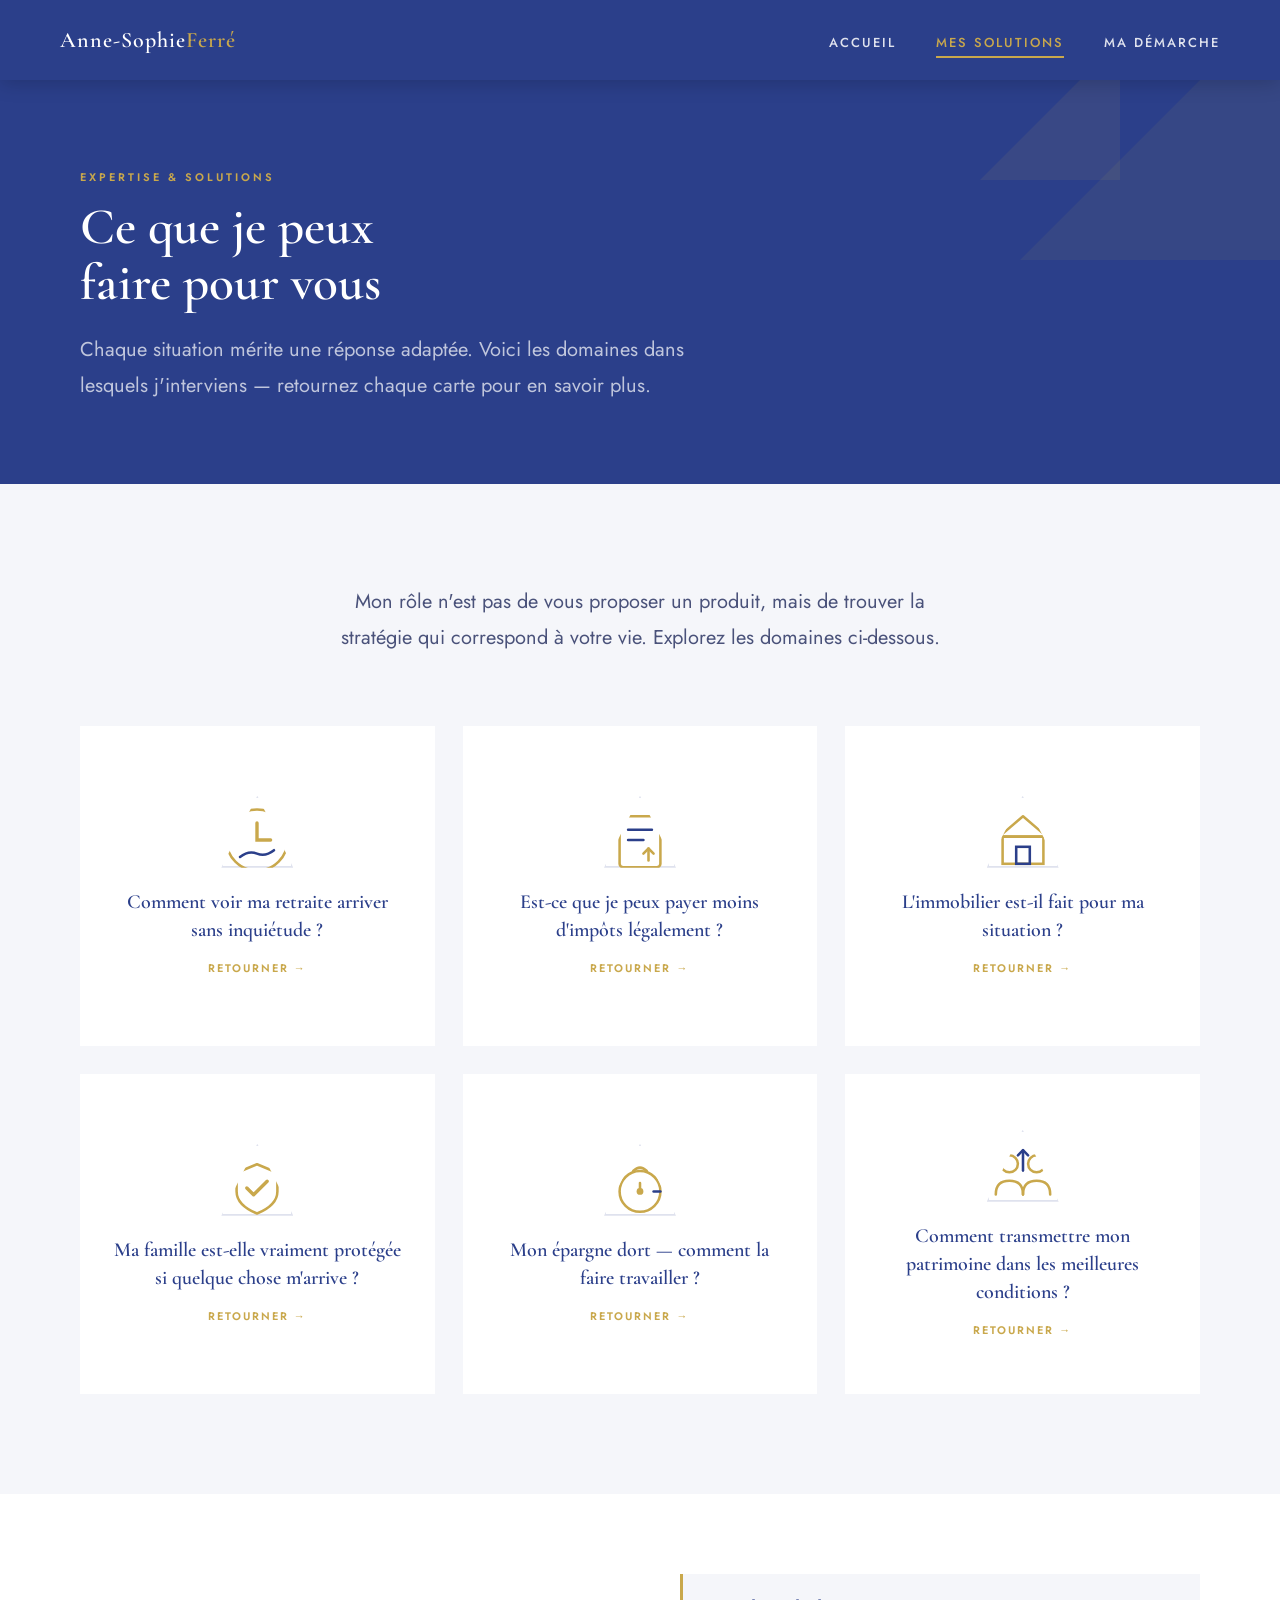
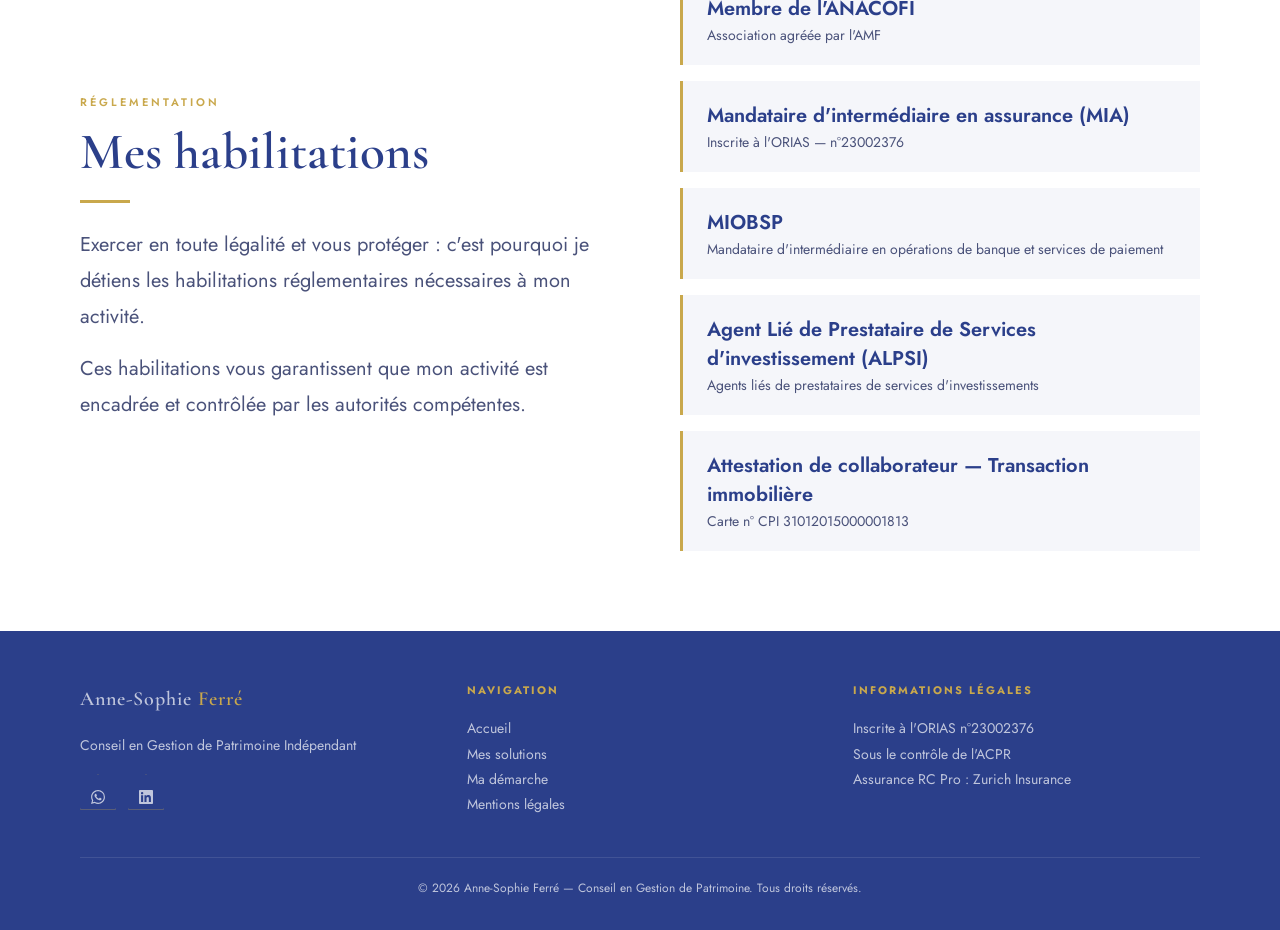
<file: solutions.html>
<!DOCTYPE html>
<html lang="fr">
<head>
<meta charset="UTF-8">
<meta name="viewport" content="width=device-width, initial-scale=1.0">
<title>Mes Solutions — Anne-Sophie Ferré</title>
<link href="https://fonts.googleapis.com/css2?family=Cormorant+Garamond:wght@400;500;600;700&family=Jost:wght@300;400;500;600&display=swap" rel="stylesheet">
<link rel="stylesheet" href="style.css">
<style>
.cartes-grid { display: grid; grid-template-columns: repeat(3,1fr); gap: 28px; align-items: start; }
.carte-flip { height: 320px; cursor: pointer; position: relative; perspective: 1000px; }
.carte-inner { position: relative; width: 100%; height: 100%; transform-style: preserve-3d; transition: transform 0.7s cubic-bezier(0.4,0.2,0.2,1); }
.carte-flip:hover .carte-inner, .carte-flip.flipped .carte-inner { transform: rotateY(180deg); }
.carte-face, .carte-dos { position: absolute; top:0; left:0; width:100%; height:100%; backface-visibility:hidden; -webkit-backface-visibility:hidden; display:flex; flex-direction:column; align-items:center; justify-content:center; padding:40px 32px; overflow:hidden; }
.carte-face { background:#fff; z-index:2; }
.carte-dos { background:var(--bleu); transform:rotateY(180deg); text-align:center; z-index:1; }
</style>
</head>
<body>

<nav>
  <div class="nav-logo"><a href="index.html" class="nav-logo-text">Anne-Sophie <span>Ferré</span></a></div>
  <ul class="nav-links">
    <li><a href="index.html" id="nav-accueil">Accueil</a></li>
    <li><a href="solutions.html" id="nav-solutions">Mes solutions</a></li>
    <li><a href="demarche.html" id="nav-demarche">Ma démarche</a></li>
  </ul>
</nav>

<section class="page-hero">
  <div class="page-hero-inner">
    <span class="section-tag">Expertise &amp; Solutions</span>
    <h1 class="section-titre">Ce que je peux<br>faire pour vous</h1>
    <p class="page-hero-desc">Chaque situation mérite une réponse adaptée. Voici les domaines dans lesquels j'interviens — retournez chaque carte pour en savoir plus.</p>
  </div>
</section>

<section class="solutions-section">
  <p class="solutions-intro">Mon rôle n'est pas de vous proposer un produit, mais de trouver la stratégie qui correspond à votre vie. Explorez les domaines ci-dessous.</p>
  <div class="cartes-grid">

    <div class="carte-flip">
      <div class="carte-inner">
        <div class="carte-face">
          <div class="carte-face-icone">
            <svg viewBox="0 0 40 40" fill="none" xmlns="http://www.w3.org/2000/svg">
              <circle cx="20" cy="20" r="18" stroke="#C9A84C" stroke-width="1.5"/>
              <path d="M20 10 L20 20 L28 20" stroke="#C9A84C" stroke-width="2" stroke-linecap="round"/>
              <path d="M10 30 Q15 26 20 28 Q25 30 30 26" stroke="#2B3F8A" stroke-width="1.5" stroke-linecap="round" fill="none"/>
            </svg>
          </div>
          <p class="carte-face-question">Comment voir ma retraite arriver sans inquiétude ?</p>
          <span class="carte-face-hint">Retourner →</span>
        </div>
        <div class="carte-dos">
          <div class="carte-dos-titre">Préparation retraite</div>
          <p class="carte-dos-texte">Simulation de votre pension future, identification des écarts et construction d'un plan d'épargne progressif pour aborder la retraite avec sérénité.</p>
          <span class="carte-dos-tag">Simulation · Épargne · Long terme</span>
        </div>
      </div>
    </div>

    <div class="carte-flip">
      <div class="carte-inner">
        <div class="carte-face">
          <div class="carte-face-icone">
            <svg viewBox="0 0 40 40" fill="none" xmlns="http://www.w3.org/2000/svg">
              <rect x="8" y="6" width="24" height="30" rx="2" stroke="#C9A84C" stroke-width="1.5"/>
              <line x1="13" y1="14" x2="27" y2="14" stroke="#2B3F8A" stroke-width="1.5" stroke-linecap="round"/>
              <line x1="13" y1="20" x2="22" y2="20" stroke="#2B3F8A" stroke-width="1.5" stroke-linecap="round"/>
              <path d="M22 28 L25 25 L28 28" stroke="#C9A84C" stroke-width="1.5" stroke-linecap="round" stroke-linejoin="round"/>
              <line x1="25" y1="25" x2="25" y2="32" stroke="#C9A84C" stroke-width="1.5" stroke-linecap="round"/>
            </svg>
          </div>
          <p class="carte-face-question">Est-ce que je peux payer moins d'impôts légalement ?</p>
          <span class="carte-face-hint">Retourner →</span>
        </div>
        <div class="carte-dos">
          <div class="carte-dos-titre">Optimisation fiscale</div>
          <p class="carte-dos-texte">Audit de votre situation fiscale actuelle et mise en œuvre des dispositifs les plus adaptés pour alléger votre charge d'imposition durablement.</p>
          <span class="carte-dos-tag">Fiscalité · Réduction · IFI</span>
        </div>
      </div>
    </div>

    <div class="carte-flip">
      <div class="carte-inner">
        <div class="carte-face">
          <div class="carte-face-icone">
            <svg viewBox="0 0 40 40" fill="none" xmlns="http://www.w3.org/2000/svg">
              <path d="M20 6 L34 18 L6 18 Z" stroke="#C9A84C" stroke-width="1.5" stroke-linejoin="round"/>
              <rect x="8" y="18" width="24" height="16" stroke="#C9A84C" stroke-width="1.5"/>
              <rect x="16" y="24" width="8" height="10" stroke="#2B3F8A" stroke-width="1.5"/>
            </svg>
          </div>
          <p class="carte-face-question">L'immobilier est-il fait pour ma situation ?</p>
          <span class="carte-face-hint">Retourner →</span>
        </div>
        <div class="carte-dos">
          <div class="carte-dos-titre">Investissement immobilier</div>
          <p class="carte-dos-texte">Locatif, SCPI, nue-propriété, LMNP : pas de solution universelle. J'analyse votre situation globale pour identifier si et comment l'immobilier s'y intègre.</p>
          <span class="carte-dos-tag">SCPI · Locatif · LMNP</span>
        </div>
      </div>
    </div>

    <div class="carte-flip">
      <div class="carte-inner">
        <div class="carte-face">
          <div class="carte-face-icone">
            <svg viewBox="0 0 40 40" fill="none" xmlns="http://www.w3.org/2000/svg">
              <path d="M20 6 L32 11 L32 22 Q32 30 20 35 Q8 30 8 22 L8 11 Z" stroke="#C9A84C" stroke-width="1.5" stroke-linejoin="round"/>
              <path d="M14 20 L18 24 L26 16" stroke="#C9A84C" stroke-width="2" stroke-linecap="round" stroke-linejoin="round"/>
            </svg>
          </div>
          <p class="carte-face-question">Ma famille est-elle vraiment protégée si quelque chose m'arrive ?</p>
          <span class="carte-face-hint">Retourner →</span>
        </div>
        <div class="carte-dos">
          <div class="carte-dos-titre">Prévoyance &amp; Protection</div>
          <p class="carte-dos-texte">Analyse des risques auxquels vous êtes exposé et mise en place de garanties ciblées : décès, invalidité, arrêt de travail — sans sur-couverture inutile.</p>
          <span class="carte-dos-tag">Prévoyance · Garanties · Famille</span>
        </div>
      </div>
    </div>

    <div class="carte-flip">
      <div class="carte-inner">
        <div class="carte-face">
          <div class="carte-face-icone">
            <svg viewBox="0 0 40 40" fill="none" xmlns="http://www.w3.org/2000/svg">
              <circle cx="20" cy="22" r="12" stroke="#C9A84C" stroke-width="1.5"/>
              <path d="M16 10 Q20 6 24 10" stroke="#C9A84C" stroke-width="1.5" stroke-linecap="round" fill="none"/>
              <line x1="20" y1="17" x2="20" y2="22" stroke="#C9A84C" stroke-width="1.5" stroke-linecap="round"/>
              <circle cx="20" cy="22" r="2" fill="#C9A84C"/>
              <line x1="28" y1="22" x2="32" y2="22" stroke="#2B3F8A" stroke-width="1.5" stroke-linecap="round"/>
            </svg>
          </div>
          <p class="carte-face-question">Mon épargne dort — comment la faire travailler ?</p>
          <span class="carte-face-hint">Retourner →</span>
        </div>
        <div class="carte-dos">
          <div class="carte-dos-titre">Épargne &amp; Placements</div>
          <p class="carte-dos-texte">Sélection de supports d'investissement adaptés à votre profil de risque, votre horizon et vos objectifs — avec une explication claire de chaque choix.</p>
          <span class="carte-dos-tag">Placements · Risque · Rendement</span>
        </div>
      </div>
    </div>

    <div class="carte-flip">
      <div class="carte-inner">
        <div class="carte-face">
          <div class="carte-face-icone">
            <svg viewBox="0 0 40 40" fill="none" xmlns="http://www.w3.org/2000/svg">
              <circle cx="12" cy="14" r="5" stroke="#C9A84C" stroke-width="1.5"/>
              <circle cx="28" cy="14" r="5" stroke="#C9A84C" stroke-width="1.5"/>
              <path d="M4 32 Q4 24 12 24 Q20 24 20 32" stroke="#C9A84C" stroke-width="1.5" stroke-linecap="round" fill="none"/>
              <path d="M20 32 Q20 24 28 24 Q36 24 36 32" stroke="#C9A84C" stroke-width="1.5" stroke-linecap="round" fill="none"/>
              <line x1="20" y1="6" x2="20" y2="18" stroke="#2B3F8A" stroke-width="1.5" stroke-linecap="round"/>
              <polyline points="17,9 20,6 23,9" stroke="#2B3F8A" stroke-width="1.5" stroke-linecap="round" stroke-linejoin="round"/>
            </svg>
          </div>
          <p class="carte-face-question">Comment transmettre mon patrimoine dans les meilleures conditions ?</p>
          <span class="carte-face-hint">Retourner →</span>
        </div>
        <div class="carte-dos">
          <div class="carte-dos-titre">Transmission</div>
          <p class="carte-dos-texte">Anticipation de la succession pour protéger vos proches, limiter les droits à payer et s'assurer que votre patrimoine aille là où vous le souhaitez.</p>
          <span class="carte-dos-tag">Succession · Donation · Héritage</span>
        </div>
      </div>
    </div>

  </div>
</section>

<section class="section-hab">
  <div class="hab-texte">
    <span class="section-tag">Réglementation</span>
    <h2 class="section-titre">Mes habilitations</h2>
    <div class="section-trait"></div>
    <p>Exercer en toute légalité et vous protéger : c'est pourquoi je détiens les habilitations réglementaires nécessaires à mon activité.</p>
    <p>Ces habilitations vous garantissent que mon activité est encadrée et contrôlée par les autorités compétentes.</p>
  </div>
  <div class="hab-liste">
    <div class="hab-item">
      <div>
        <div class="hab-item-titre">Membre de l'ANACOFI</div>
        <div class="hab-item-desc">Association agréée par l'AMF</div>
      </div>
    </div>
    <div class="hab-item">
      <div>
        <div class="hab-item-titre">Mandataire d'intermédiaire en assurance (MIA)</div>
        <div class="hab-item-desc">Inscrite à l'ORIAS — n°23002376</div>
      </div>
    </div>
    <div class="hab-item">
      <div>
        <div class="hab-item-titre">MIOBSP</div>
        <div class="hab-item-desc">Mandataire d'intermédiaire en opérations de banque et services de paiement</div>
      </div>
    </div>
    <div class="hab-item">
      <div>
        <div class="hab-item-titre">Agent Lié de Prestataire de Services d'investissement (ALPSI)</div>
        <div class="hab-item-desc">Agents liés de prestataires de services d'investissements</div>
      </div>
    </div>
    <div class="hab-item">
      <div>
        <div class="hab-item-titre">Attestation de collaborateur — Transaction immobilière</div>
        <div class="hab-item-desc">Carte n° CPI 31012015000001813</div>
      </div>
    </div>
  </div>
</section>

<footer>
  <div class="footer-grid">
    <div class="footer-col">
      <a href="index.html" class="footer-logo-text">Anne-Sophie <span>Ferré</span></a>
      <p>Conseil en Gestion de Patrimoine Indépendant</p>
      <div class="footer-socials">
        <a href="#" target="_blank" class="footer-social-btn" title="WhatsApp">
          <svg viewBox="0 0 24 24" xmlns="http://www.w3.org/2000/svg"><path d="M17.472 14.382c-.297-.149-1.758-.867-2.03-.967-.273-.099-.471-.148-.67.15-.197.297-.767.966-.94 1.164-.173.199-.347.223-.644.075-.297-.15-1.255-.463-2.39-1.475-.883-.788-1.48-1.761-1.653-2.059-.173-.297-.018-.458.13-.606.134-.133.298-.347.446-.52.149-.174.198-.298.298-.497.099-.198.05-.371-.025-.52-.075-.149-.669-1.612-.916-2.207-.242-.579-.487-.5-.669-.51-.173-.008-.371-.01-.57-.01-.198 0-.52.074-.792.372-.272.297-1.04 1.016-1.04 2.479 0 1.462 1.065 2.875 1.213 3.074.149.198 2.096 3.2 5.077 4.487.709.306 1.262.489 1.694.625.712.227 1.36.195 1.871.118.571-.085 1.758-.719 2.006-1.413.248-.694.248-1.289.173-1.413-.074-.124-.272-.198-.57-.347m-5.421 7.403h-.004a9.87 9.87 0 01-5.031-1.378l-.361-.214-3.741.982.998-3.648-.235-.374a9.86 9.86 0 01-1.51-5.26c.001-5.45 4.436-9.884 9.888-9.884 2.64 0 5.122 1.03 6.988 2.898a9.825 9.825 0 012.893 6.994c-.003 5.45-4.437 9.884-9.885 9.884m8.413-18.297A11.815 11.815 0 0012.05 0C5.495 0 .16 5.335.157 11.892c0 2.096.547 4.142 1.588 5.945L.057 24l6.305-1.654a11.882 11.882 0 005.683 1.448h.005c6.554 0 11.89-5.335 11.893-11.893a11.821 11.821 0 00-3.48-8.413z"/></svg>
        </a>
        <a href="#" target="_blank" class="footer-social-btn" title="LinkedIn">
          <svg viewBox="0 0 24 24" xmlns="http://www.w3.org/2000/svg"><path d="M20.447 20.452h-3.554v-5.569c0-1.328-.027-3.037-1.852-3.037-1.853 0-2.136 1.445-2.136 2.939v5.667H9.351V9h3.414v1.561h.046c.477-.9 1.637-1.85 3.37-1.85 3.601 0 4.267 2.37 4.267 5.455v6.286zM5.337 7.433a2.062 2.062 0 01-2.063-2.065 2.064 2.064 0 112.063 2.065zm1.782 13.019H3.555V9h3.564v11.452zM22.225 0H1.771C.792 0 0 .774 0 1.729v20.542C0 23.227.792 24 1.771 24h20.451C23.2 24 24 23.227 24 22.271V1.729C24 .774 23.2 0 22.222 0h.003z"/></svg>
        </a>
      </div>
    </div>
    <div class="footer-col">
      <h4>Navigation</h4>
      <p><a href="index.html">Accueil</a></p>
      <p><a href="solutions.html">Mes solutions</a></p>
      <p><a href="demarche.html">Ma démarche</a></p>
      <p><a href="mentions.html">Mentions légales</a></p>
    </div>
    <div class="footer-col">
      <h4>Informations légales</h4>
      <p>Inscrite à l'ORIAS n°23002376<br>Sous le contrôle de l'ACPR<br>Assurance RC Pro : Zurich Insurance</p>
    </div>
  </div>
  <div class="footer-bottom">© 2026 Anne-Sophie Ferré — Conseil en Gestion de Patrimoine. Tous droits réservés.</div>
</footer>

<script>
document.getElementById('nav-solutions').classList.add('active');
document.querySelectorAll('.carte-flip').forEach(c => {
  c.addEventListener('click', () => c.classList.toggle('flipped'));
});
</script>
</body>
</html>
</file>
<file: style.css>
@import url('https://fonts.googleapis.com/css2?family=Cormorant+Garamond:wght@400;500;600;700&family=Jost:wght@300;400;500;600&display=swap');

:root {
  --bleu:        #2B3F8A;
  --bleu-clair:  #3A52A8;
  --bleu-pale:   #EDF0FA;
  --or:          #C9A84C;
  --or-clair:    #E8C97A;
  --blanc:       #FFFFFF;
  --gris:        #F5F6FA;
  --texte:       #141A35;
  --texte-clair: #4A527A;
  --font-titre:  'Cormorant Garamond', Georgia, serif;
  --font-corps:  'Jost', 'Segoe UI', sans-serif;
}

* { margin: 0; padding: 0; box-sizing: border-box; }
html { scroll-behavior: smooth; }
body { font-family: var(--font-corps); color: var(--texte); background: var(--blanc); font-size: 20px; }

/* NAV */
nav {
  position: fixed; top: 0; left: 0; right: 0; z-index: 100;
  background: var(--bleu);
  display: flex; align-items: center; justify-content: space-between;
  padding: 0 60px; height: 80px;
  box-shadow: 0 2px 20px rgba(0,0,0,0.2);
}
.nav-logo a { display: flex; align-items: center; text-decoration: none; }
.nav-logo-text {
  font-family: var(--font-titre);
  font-size: 22px;
  font-weight: 600;
  color: var(--blanc);
  letter-spacing: 1px;
}
.nav-logo-text span { color: var(--or); }
.nav-links { display: flex; gap: 40px; list-style: none; }
.nav-links a {
  color: rgba(255,255,255,0.85); text-decoration: none;
  font-size: 13px; letter-spacing: 2px; text-transform: uppercase; font-weight: 500;
  padding-bottom: 4px; border-bottom: 2px solid transparent; transition: all 0.3s;
}
.nav-links a:hover, .nav-links a.active { color: var(--or); border-bottom-color: var(--or); }

/* FOOTER */
footer {
  background: var(--bleu); color: rgba(255,255,255,0.7);
  padding: 50px 80px 30px; font-size: 14px; line-height: 1.8;
}
.footer-grid { display: grid; grid-template-columns: 1fr 1fr 1fr; gap: 40px; margin-bottom: 40px; }
.footer-col h4 { color: var(--or); font-size: 11px; letter-spacing: 2px; text-transform: uppercase; margin-bottom: 16px; }
.footer-col a { color: inherit; text-decoration: none; }
.footer-col a:hover { color: var(--or); }
.footer-bottom { border-top: 1px solid rgba(255,255,255,0.1); padding-top: 20px; text-align: center; font-size: 12px; }
.footer-logo-text {
  font-family: var(--font-titre);
  font-size: 20px;
  font-weight: 600;
  color: var(--blanc);
  letter-spacing: 1px;
  margin-bottom: 16px;
  display: block;
}
.footer-logo-text span { color: var(--or); }

/* TYPO */
.section-tag {
  display: inline-block; color: var(--or);
  font-size: 11px; letter-spacing: 3px; text-transform: uppercase; font-weight: 600; margin-bottom: 14px;
}
.section-titre {
  font-family: var(--font-titre); font-size: clamp(32px,4vw,52px);
  font-weight: 600; color: var(--bleu); line-height: 1.1; margin-bottom: 20px;
}
.section-trait { width: 50px; height: 3px; background: var(--or); margin-bottom: 24px; }
.section-trait.centre { margin: 0 auto 24px; }

/* BOUTON */
.btn {
  display: inline-flex; align-items: center; gap: 10px;
  padding: 14px 32px; border: 2px solid var(--or);
  color: var(--or); text-decoration: none;
  font-size: 12px; letter-spacing: 2px; text-transform: uppercase; font-weight: 600;
  transition: all 0.3s; cursor: pointer; background: transparent; font-family: var(--font-corps);
}
.btn:hover { background: var(--or); color: var(--bleu); }

/* ANIMATIONS */
@keyframes fadeUp {
  from { opacity: 0; transform: translateY(30px); }
  to   { opacity: 1; transform: translateY(0); }
}
.fade-up  { animation: fadeUp 0.8s ease forwards; }
.delay-1  { animation-delay: 0.10s; opacity: 0; }
.delay-2  { animation-delay: 0.25s; opacity: 0; }
.delay-3  { animation-delay: 0.40s; opacity: 0; }
.delay-4  { animation-delay: 0.55s; opacity: 0; }

/* PAGE HERO */
.page-hero {
  background: var(--bleu); padding: 160px 80px 80px;
  position: relative; overflow: hidden;
}
/* Triangles décoratifs */
.page-hero::before {
  content: '';
  position: absolute; right: -60px; top: -60px;
  width: 0; height: 0;
  border-left: 320px solid transparent;
  border-bottom: 320px solid rgba(201,168,76,0.07);
}
.page-hero::after {
  content: '';
  position: absolute; right: 160px; top: 40px;
  width: 0; height: 0;
  border-left: 140px solid transparent;
  border-bottom: 140px solid rgba(201,168,76,0.09);
}
.page-hero-inner { max-width: 650px; position: relative; z-index: 1; }
.page-hero .section-titre { color: var(--blanc); }
.page-hero-desc { color: rgba(255,255,255,0.7); font-size: 20px; line-height: 1.8; margin-top: 20px; }
.page-hero-illus {
  position: absolute; right: 80px; top: 50%; transform: translateY(-50%);
  width: 320px; border-radius: 4px; overflow: hidden;
  box-shadow: 0 20px 60px rgba(0,0,0,0.3); opacity: 0.85;
}
.page-hero-illus img { width: 100%; display: block; }

/* HERO INDEX */
.hero {
  min-height: 100vh; display: grid; grid-template-columns: 65% 35%; padding-top: 80px;
  background: var(--bleu);
}
.hero-gauche {
  background: var(--bleu);
  display: flex; flex-direction: column; justify-content: center;
  padding: 80px 60px 80px 80px; position: relative; overflow: hidden;
}
/* Triangles décoratifs hero */
.hero-gauche::before {
  content: '';
  position: absolute; top: -40px; right: -80px;
  width: 0; height: 0;
  border-left: 400px solid transparent;
  border-bottom: 400px solid rgba(201,168,76,0.07);
  pointer-events: none;
}
.hero-gauche::after {
  content: '';
  position: absolute; top: 140px; right: 80px;
  width: 0; height: 0;
  border-left: 160px solid transparent;
  border-bottom: 160px solid rgba(201,168,76,0.05);
  pointer-events: none;
}
.hero-surtitre { color: var(--or); font-size: 11px; letter-spacing: 4px; text-transform: uppercase; font-weight: 600; margin-bottom: 20px; }
.hero-nom { font-family: var(--font-titre); font-size: clamp(44px,5vw,68px); color: var(--blanc); font-weight: 600; line-height: 1.05; margin-bottom: 10px; }
.hero-titre { font-family: var(--font-titre); font-size: clamp(18px,2vw,24px); color: var(--or); font-weight: 400; letter-spacing: 1px; margin-bottom: 32px; }
.hero-texte { color: rgba(255,255,255,0.75); line-height: 1.8; font-size: 20px; max-width: 420px; margin-bottom: 44px; }
.hero-contacts { display: flex; flex-direction: column; gap: 12px; }
.hero-contact-item { display: flex; align-items: center; gap: 12px; color: rgba(255,255,255,0.7); font-size: 20px; }
.hero-contact-item .icone {
  width: 32px; height: 32px;
  border: 1px solid var(--or);
  clip-path: polygon(50% 0%, 100% 100%, 0% 100%);
  display: flex; align-items: center; justify-content: center; color: var(--or); font-size: 14px; flex-shrink: 0;
  background: transparent;
}
.hero-droite { position: relative; overflow: hidden; background: #141A35; }
.hero-droite img { width: 100%; height: 100%; object-fit: cover; object-position: center top; opacity: 0.9; filter: saturate(0.9); }
.hero-droite::after {
  content: ''; position: absolute; bottom: 0; left: 0; right: 0; height: 200px;
  background: linear-gradient(transparent, rgba(43,63,138,0.3));
}

/* STATS */
.stats-bar { background: var(--or); display: grid; grid-template-columns: repeat(3,1fr); }
.stat-item { padding: 36px 40px; text-align: center; border-right: 1px solid rgba(43,63,138,0.2); }
.stat-item:last-child { border-right: none; }
.stat-num { font-family: var(--font-titre); font-size: 48px; font-weight: 700; color: var(--bleu); line-height: 1; }
.stat-label { font-size: 11px; letter-spacing: 2px; text-transform: uppercase; color: var(--bleu); opacity: 0.8; margin-top: 6px; font-weight: 600; }

/* PRÉSENTATION */
.section-presentation { display: grid; grid-template-columns: 1fr 1fr; min-height: 600px; }
.pres-contenu { padding: 100px 80px; display: flex; flex-direction: column; justify-content: center; }
.pres-contenu p { color: var(--texte-clair); line-height: 1.9; font-size: 20px; margin-bottom: 16px; }
.pres-image { position: relative; overflow: hidden; }
.pres-image img { width: 100%; height: 100%; object-fit: cover; object-position: center bottom; display: block; }
.pres-citation {
  position: absolute; bottom: -20px; left: 0; right: 0;
  background: var(--bleu); padding: 28px 32px; border-left: 4px solid var(--or);
}
.pres-citation p { color: rgba(255,255,255,0.85); font-family: var(--font-titre); font-size: 20px; font-style: italic; line-height: 1.5; }

/* SAVOIR-FAIRE */
.section-savoirfaire { background: var(--gris); padding: 100px 80px; text-align: center; }
.sf-grid { display: grid; grid-template-columns: repeat(4,1fr); gap: 24px; margin-top: 60px; }
.sf-card { background: var(--blanc); padding: 44px 28px; position: relative; transition: all 0.4s; }
.sf-card::before {
  content: ''; position: absolute; bottom: 0; left: 0; right: 0; height: 3px;
  background: var(--or); transform: scaleX(0); transition: transform 0.4s;
}
.sf-card:hover { transform: translateY(-8px); box-shadow: 0 20px 50px rgba(43,63,138,0.12); }
.sf-card:hover::before { transform: scaleX(1); }
.sf-icone {
  width: 60px; height: 60px; margin: 0 auto 20px;
  border: 2px solid var(--or);
  clip-path: polygon(50% 0%, 100% 100%, 0% 100%);
  display: flex; align-items: center; justify-content: center; font-size: 22px; transition: all 0.3s;
}
.sf-card:hover .sf-icone { background: var(--or); }
.sf-titre { font-family: var(--font-titre); font-size: 22px; font-weight: 600; color: var(--bleu); margin-bottom: 12px; }
.sf-texte { color: var(--texte-clair); font-size: 20px; line-height: 1.7; }

/* VALEURS */
.section-valeurs { padding: 100px 80px; display: grid; grid-template-columns: 1fr 1fr; gap: 80px; align-items: center; }
.valeurs-liste { display: flex; flex-direction: column; gap: 32px; }
.valeur-item { display: flex; gap: 24px; align-items: flex-start; padding-bottom: 32px; border-bottom: 1px solid rgba(43,63,138,0.08); }
.valeur-item:last-child { border-bottom: none; padding-bottom: 0; }
.valeur-num { font-family: var(--font-titre); font-size: 52px; font-weight: 700; color: var(--or); opacity: 0.3; line-height: 0.9; flex-shrink: 0; }
.valeur-titre { font-family: var(--font-titre); font-size: 22px; font-weight: 600; color: var(--bleu); margin-bottom: 8px; }
.valeur-texte { color: var(--texte-clair); font-size: 20px; line-height: 1.7; }
.valeurs-visuel { background: var(--bleu); padding: 60px; position: relative; overflow: hidden; }
/* Triangle décoratif section valeurs */
.valeurs-visuel::before {
  content: '';
  position: absolute; bottom: -40px; right: -40px;
  width: 0; height: 0;
  border-left: 220px solid transparent;
  border-top: 220px solid rgba(201,168,76,0.08);
}
.valeurs-quote { font-family: var(--font-titre); font-size: 26px; font-style: italic; color: var(--blanc); line-height: 1.6; position: relative; z-index: 1; }
.valeurs-quote-auteur { color: var(--or); font-size: 13px; letter-spacing: 2px; text-transform: uppercase; margin-top: 24px; }

/* SOLUTIONS — CARTES FLIP */
.solutions-section { padding: 100px 80px; background: var(--gris); }
.solutions-intro { text-align: center; max-width: 600px; margin: 0 auto 70px; color: var(--texte-clair); font-size: 20px; line-height: 1.8; }
.cartes-grid { display: grid; grid-template-columns: repeat(3,1fr); gap: 28px; align-items: start; }
.carte-flip { height: 320px; perspective: 1000px; cursor: pointer; position: relative; }
.carte-inner {
  position: relative; width: 100%; height: 100%;
  transform-style: preserve-3d;
  transition: transform 0.7s cubic-bezier(0.4,0.2,0.2,1);
}
.carte-flip:hover .carte-inner, .carte-flip.flipped .carte-inner { transform: rotateY(180deg); }
.carte-face, .carte-dos {
  position: absolute; width: 100%; height: 100%;
  backface-visibility: hidden; -webkit-backface-visibility: hidden;
  display: flex; flex-direction: column; align-items: center; justify-content: center; padding: 40px 32px;
}
.carte-face { background: var(--blanc); position: relative; }
.carte-face::after {
  content: ''; position: absolute; bottom: 0; left: 0; right: 0; height: 3px;
  background: var(--or); transform: scaleX(0); transition: transform 0.4s;
}
.carte-flip:hover .carte-face::after { transform: scaleX(1); }
.carte-face-icone {
  font-size: 42px; margin-bottom: 20px; width: 72px; height: 72px;
  border: 2px solid rgba(43,63,138,0.15);
  clip-path: polygon(50% 0%, 100% 100%, 0% 100%);
  display: flex; align-items: center; justify-content: center; transition: all 0.3s; background: white;
}
.carte-face-icone svg { margin-top: 16px; }
.carte-flip:hover .carte-face-icone { border-color: var(--or); background: rgba(201,168,76,0.05); }
.carte-face-question { font-family: var(--font-titre); font-size: 20px; font-weight: 600; color: var(--bleu); text-align: center; line-height: 1.4; margin-bottom: 16px; }
.carte-face-hint { font-size: 11px; letter-spacing: 2px; text-transform: uppercase; color: var(--or); font-weight: 600; }
.carte-dos { background: var(--bleu); transform: rotateY(180deg); text-align: center; }
.carte-dos-titre { font-family: var(--font-titre); font-size: 20px; font-weight: 600; color: var(--or); margin-bottom: 16px; }
.carte-dos-texte { color: rgba(255,255,255,0.82); font-size: 20px; line-height: 1.7; margin-bottom: 20px; }
.carte-dos-tag { font-size: 10px; letter-spacing: 2px; text-transform: uppercase; color: rgba(201,168,76,0.6); border: 1px solid rgba(201,168,76,0.3); padding: 6px 14px; }

/* HABILITATIONS */
.section-hab { padding: 80px; background: var(--blanc); display: grid; grid-template-columns: 1fr 1fr; gap: 80px; align-items: center; }
.hab-texte p { color: var(--texte-clair); line-height: 1.8; font-size: 20px; margin-bottom: 16px; }
.hab-liste { display: flex; flex-direction: column; gap: 16px; }
.hab-item { display: flex; align-items: center; gap: 16px; padding: 20px 24px; background: var(--gris); border-left: 3px solid var(--or); transition: all 0.3s; }
.hab-item:hover { background: var(--bleu-pale); transform: translateX(6px); }
.hab-item-titre { font-weight: 600; color: var(--bleu); font-size: 20px; }
.hab-item-desc { font-size: 14px; color: var(--texte-clair); margin-top: 2px; }

/* DÉMARCHE — TIMELINE */
.section-demarche { padding: 100px 80px; }
.demarche-intro { text-align: center; max-width: 600px; margin: 0 auto 80px; color: var(--texte-clair); font-size: 20px; line-height: 1.8; }
.timeline { position: relative; }
.timeline::before {
  content: ''; position: absolute; left: 50%; top: 0; bottom: 0; width: 2px;
  background: linear-gradient(to bottom, var(--or), rgba(201,168,76,0.1)); transform: translateX(-50%);
}
.etape { display: grid; grid-template-columns: 1fr 80px 1fr; margin-bottom: 80px; align-items: center; }
.etape:last-child { margin-bottom: 0; }
.etape-contenu {
  background: var(--blanc); box-shadow: 0 4px 30px rgba(43,63,138,0.08);
  padding: 44px 48px; border: 1px solid rgba(43,63,138,0.06); position: relative; transition: all 0.4s;
}
.etape-contenu:hover { box-shadow: 0 12px 50px rgba(43,63,138,0.15); transform: translateY(-4px); }
.etape-contenu::before { content: ''; position: absolute; top: 0; left: 0; width: 4px; height: 0; background: var(--or); transition: height 0.4s; }
.etape-contenu:hover::before { height: 100%; }
.etape-num-wrapper { display: flex; align-items: center; justify-content: center; z-index: 1; }
/* Triangle pour les numéros de timeline */
.etape-num {
  width: 56px; height: 56px; background: var(--or);
  clip-path: polygon(50% 0%, 100% 100%, 0% 100%);
  display: flex; align-items: center; justify-content: center;
  font-family: var(--font-titre); font-size: 22px; font-weight: 700; color: var(--bleu);
  position: relative; z-index: 1;
}
.etape-num span { margin-top: 14px; display: block; }
.etape-vide {}
.etape.gauche .etape-contenu  { order: 1; }
.etape.gauche .etape-num-wrapper { order: 2; }
.etape.gauche .etape-vide     { order: 3; }
.etape.droite .etape-vide     { order: 1; }
.etape.droite .etape-num-wrapper { order: 2; }
.etape.droite .etape-contenu  { order: 3; }
.etape.droite .etape-contenu::before { left: auto; right: 0; }
.etape-tag { font-size: 11px; letter-spacing: 2px; text-transform: uppercase; color: var(--or); font-weight: 600; margin-bottom: 10px; }
.etape-titre { font-family: var(--font-titre); font-size: 26px; font-weight: 600; color: var(--bleu); margin-bottom: 16px; }
.etape-texte { color: var(--texte-clair); font-size: 20px; line-height: 1.8; }
.etape-detail { margin-top: 20px; padding-top: 20px; border-top: 1px solid rgba(43,63,138,0.08); display: flex; flex-wrap: wrap; gap: 8px; }
.etape-pill { background: var(--bleu-pale); color: var(--bleu); font-size: 11px; padding: 5px 12px; font-weight: 600; letter-spacing: 1px; }

/* ENGAGEMENTS */
.section-engagement { background: var(--bleu); padding: 100px 80px; text-align: center; position: relative; overflow: hidden; }
/* Triangles décoratifs section engagements */
.section-engagement::before {
  content: '';
  position: absolute; left: -100px; bottom: -100px;
  width: 0; height: 0;
  border-right: 350px solid transparent;
  border-top: 350px solid rgba(201,168,76,0.05);
}
.section-engagement::after {
  content: '';
  position: absolute; right: -80px; top: -80px;
  width: 0; height: 0;
  border-left: 280px solid transparent;
  border-bottom: 280px solid rgba(201,168,76,0.05);
}
.section-engagement .section-titre { color: var(--blanc); }
.engagements-grid { display: grid; grid-template-columns: repeat(3,1fr); gap: 32px; margin-top: 60px; position: relative; z-index: 1; }
.engagement-item { padding: 44px 32px; border: 1px solid rgba(201,168,76,0.2); position: relative; overflow: hidden; transition: all 0.4s; }
.engagement-item::before { content: ''; position: absolute; inset: 0; background: rgba(201,168,76,0.05); transform: scaleY(0); transform-origin: bottom; transition: transform 0.4s; }
.engagement-item:hover { border-color: var(--or); }
.engagement-item:hover::before { transform: scaleY(1); }
.engagement-icone { font-size: 36px; margin-bottom: 20px; }
.engagement-titre { font-family: var(--font-titre); font-size: 22px; color: var(--or); margin-bottom: 14px; font-weight: 600; }
.engagement-texte { color: rgba(255,255,255,0.7); font-size: 20px; line-height: 1.7; }

/* CTA */
.section-cta { padding: 80px; background: var(--gris); display: flex; align-items: center; justify-content: space-between; gap: 40px; }
.cta-texte h3 { font-family: var(--font-titre); font-size: 36px; color: var(--bleu); margin-bottom: 12px; }
.cta-texte p { color: var(--texte-clair); font-size: 20px; }
.cta-contacts { display: flex; flex-direction: column; gap: 16px; }
.cta-contact { display: flex; align-items: center; gap: 16px; padding: 20px 28px; background: var(--blanc); border-left: 3px solid var(--or); font-size: 20px; color: var(--bleu); font-weight: 500; transition: all 0.3s; text-decoration: none; }
.cta-contact:hover { background: var(--bleu); color: var(--blanc); }
.cta-contact span { font-size: 20px; }

/* Socials footer */
.footer-socials { display: flex; gap: 12px; margin-top: 16px; }
.footer-social-btn {
  width: 36px; height: 36px;
  border: 1px solid rgba(201,168,76,0.4);
  clip-path: polygon(50% 0%, 100% 100%, 0% 100%);
  display: flex; align-items: center; justify-content: center;
  transition: all 0.3s; color: rgba(255,255,255,0.7); text-decoration: none;
}
.footer-social-btn svg { width: 14px; height: 14px; fill: currentColor; margin-top: 10px; }
.footer-social-btn:hover { background: var(--or); color: var(--bleu); }

/* Mentions légales */
.mentions-hero {
  background: var(--bleu); padding: 160px 80px 80px;
  position: relative; overflow: hidden;
}
.mentions-hero::before {
  content: '';
  position: absolute; right: -60px; top: -60px;
  width: 0; height: 0;
  border-left: 380px solid transparent;
  border-bottom: 380px solid rgba(201,168,76,0.06);
}
.mentions-hero::after {
  content: '';
  position: absolute; right: 200px; top: 60px;
  width: 0; height: 0;
  border-left: 160px solid transparent;
  border-bottom: 160px solid rgba(201,168,76,0.09);
}
.mentions-hero-inner { max-width: 700px; position: relative; z-index: 1; }
.mentions-hero h1 { font-family: var(--font-titre); font-size: clamp(36px,5vw,64px); font-weight: 600; color: var(--blanc); line-height: 1.1; margin-bottom: 20px; }
.mentions-hero p { color: rgba(255,255,255,0.6); font-size: 14px; letter-spacing: 1px; }
.mentions-body { max-width: 860px; margin: 0 auto; padding: 80px 40px 100px; }
.mentions-bloc { margin-bottom: 56px; padding-bottom: 56px; border-bottom: 1px solid rgba(43,63,138,0.08); }
.mentions-bloc:last-child { border-bottom: none; margin-bottom: 0; padding-bottom: 0; }
.mentions-bloc-titre { display: flex; align-items: center; gap: 16px; margin-bottom: 28px; }
.mentions-bloc-num { font-family: var(--font-titre); font-size: 48px; font-weight: 700; color: var(--or); opacity: 0.25; line-height: 1; flex-shrink: 0; width: 48px; }
.mentions-bloc-label { font-family: var(--font-titre); font-size: 26px; font-weight: 600; color: var(--bleu); line-height: 1.2; }
.mentions-ligne { display: grid; grid-template-columns: 200px 1fr; gap: 12px 24px; margin-bottom: 10px; font-size: 14px; line-height: 1.7; }
.mentions-ligne-cle { color: var(--texte-clair); font-weight: 500; text-transform: uppercase; font-size: 11px; letter-spacing: 1.5px; padding-top: 2px; }
.mentions-ligne-val { color: var(--texte); }
.mentions-texte { font-size: 14px; color: var(--texte-clair); line-height: 1.9; margin-bottom: 14px; }
.mentions-texte:last-child { margin-bottom: 0; }
.mentions-tag-list { display: flex; flex-direction: column; gap: 12px; margin-top: 8px; }
.mentions-tag-item { display: flex; align-items: flex-start; gap: 16px; padding: 16px 20px; background: var(--gris); border-left: 3px solid var(--or); }
.mentions-tag-item-titre { font-weight: 600; color: var(--bleu); font-size: 13px; }
.mentions-tag-item-desc { font-size: 12px; color: var(--texte-clair); margin-top: 2px; }
.mentions-accent { color: var(--bleu); font-weight: 600; }
.mentions-update { display: inline-flex; align-items: center; gap: 8px; background: var(--bleu-pale); color: var(--bleu); font-size: 12px; letter-spacing: 1px; padding: 8px 16px; margin-top: 40px; font-weight: 500; }
.mentions-update::before { content: '◆'; font-size: 8px; color: var(--or); }
</file>
